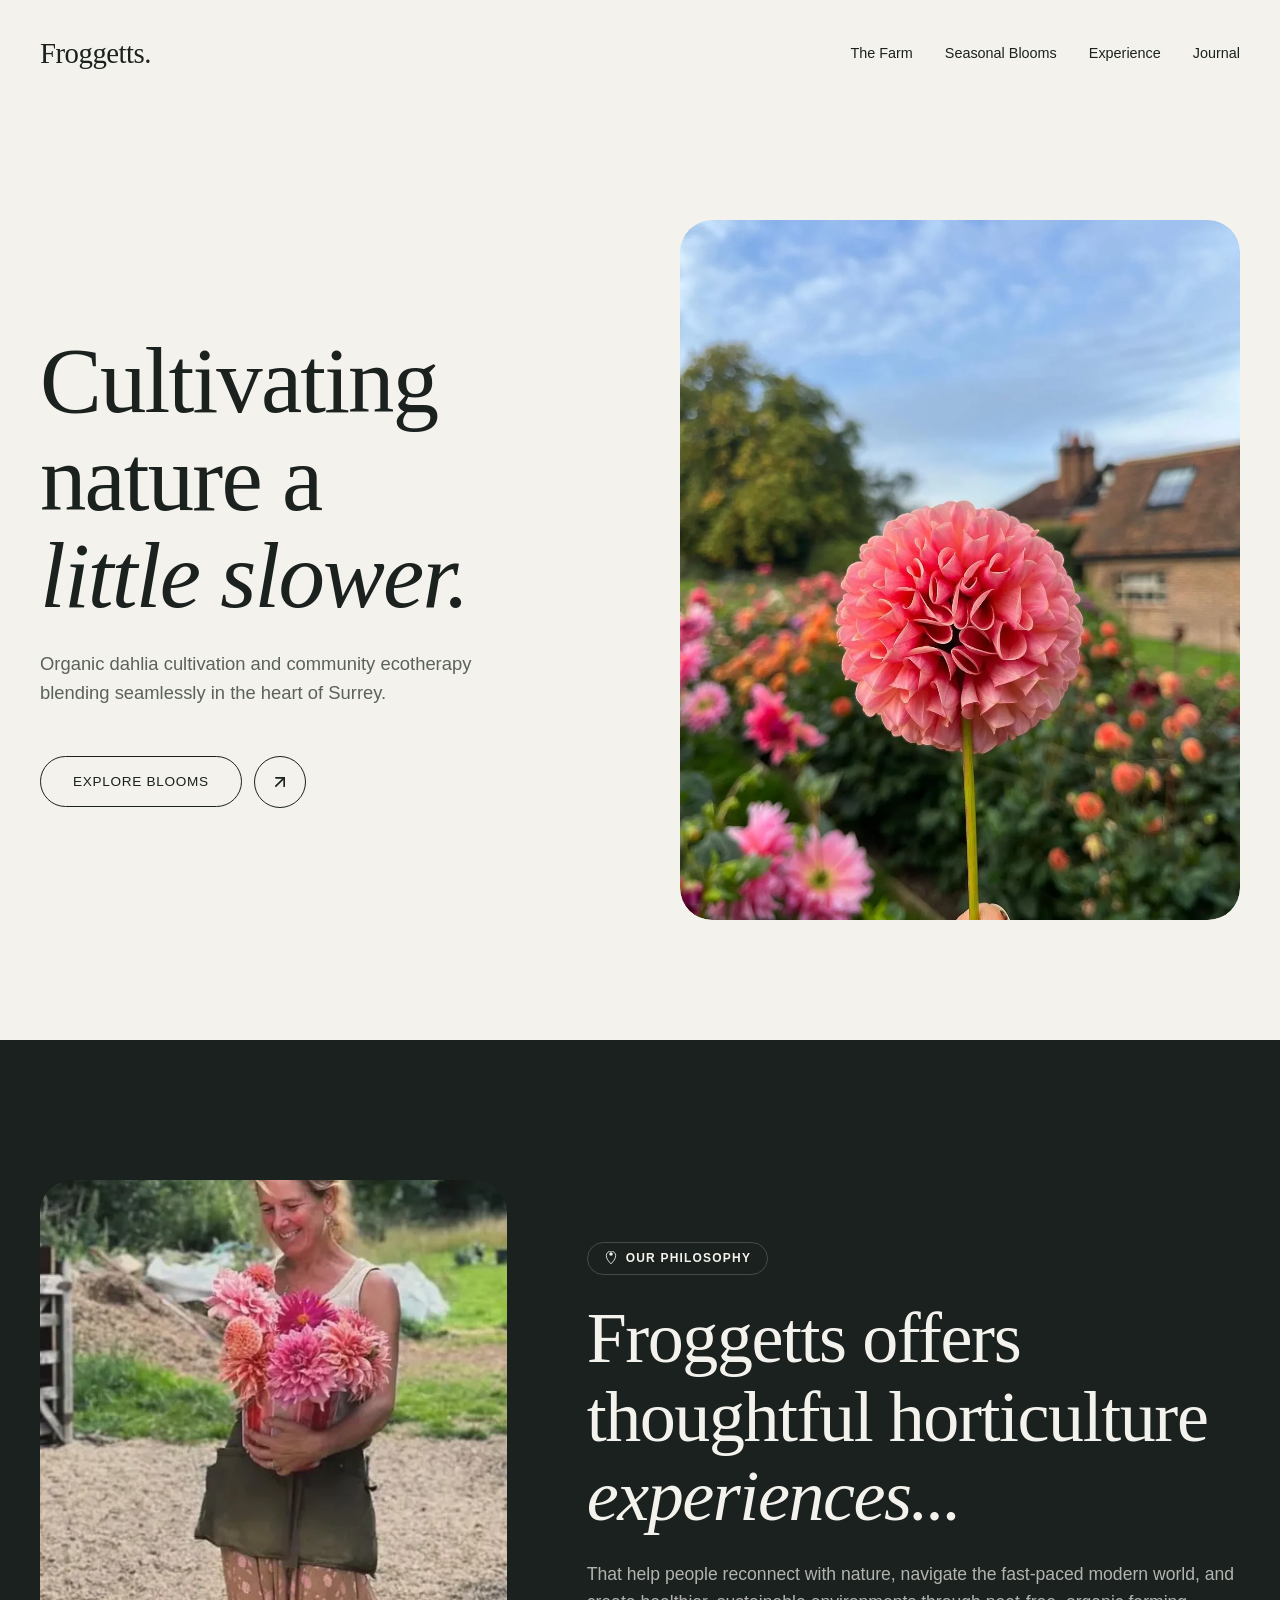
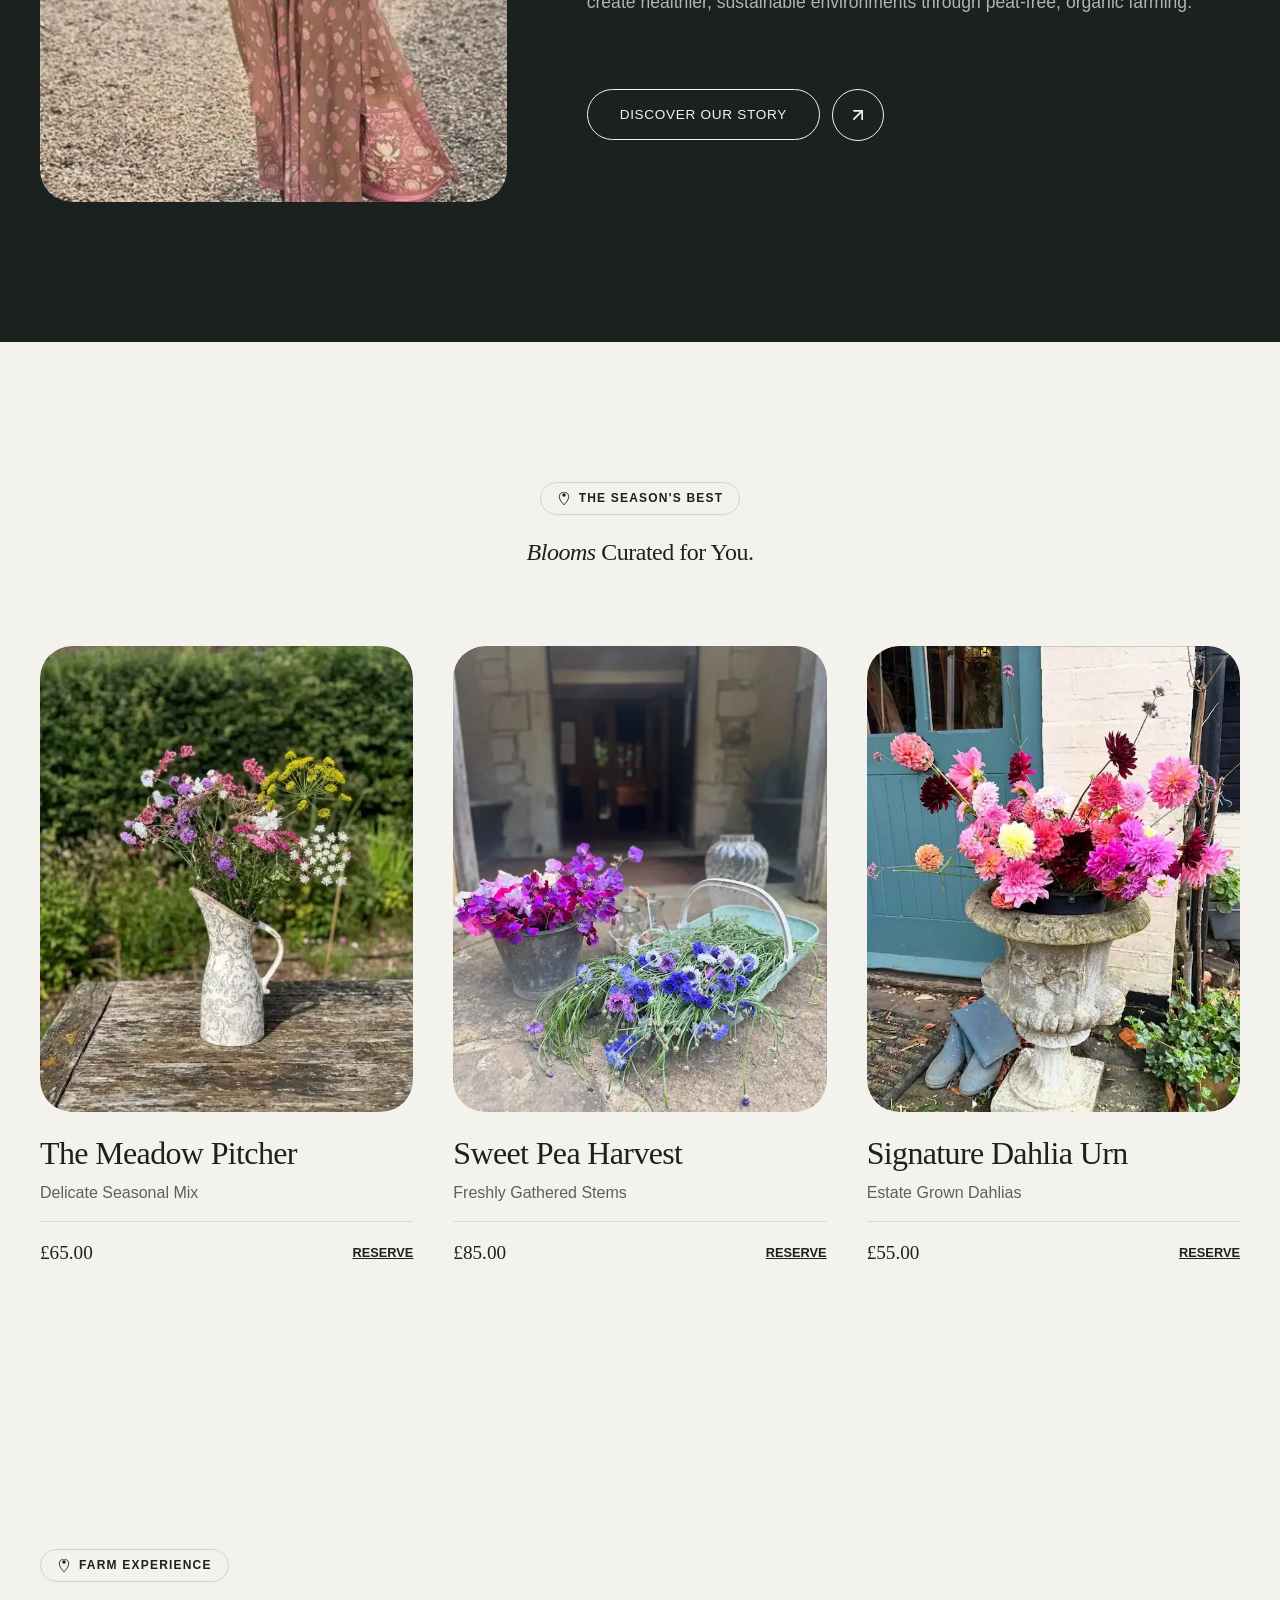
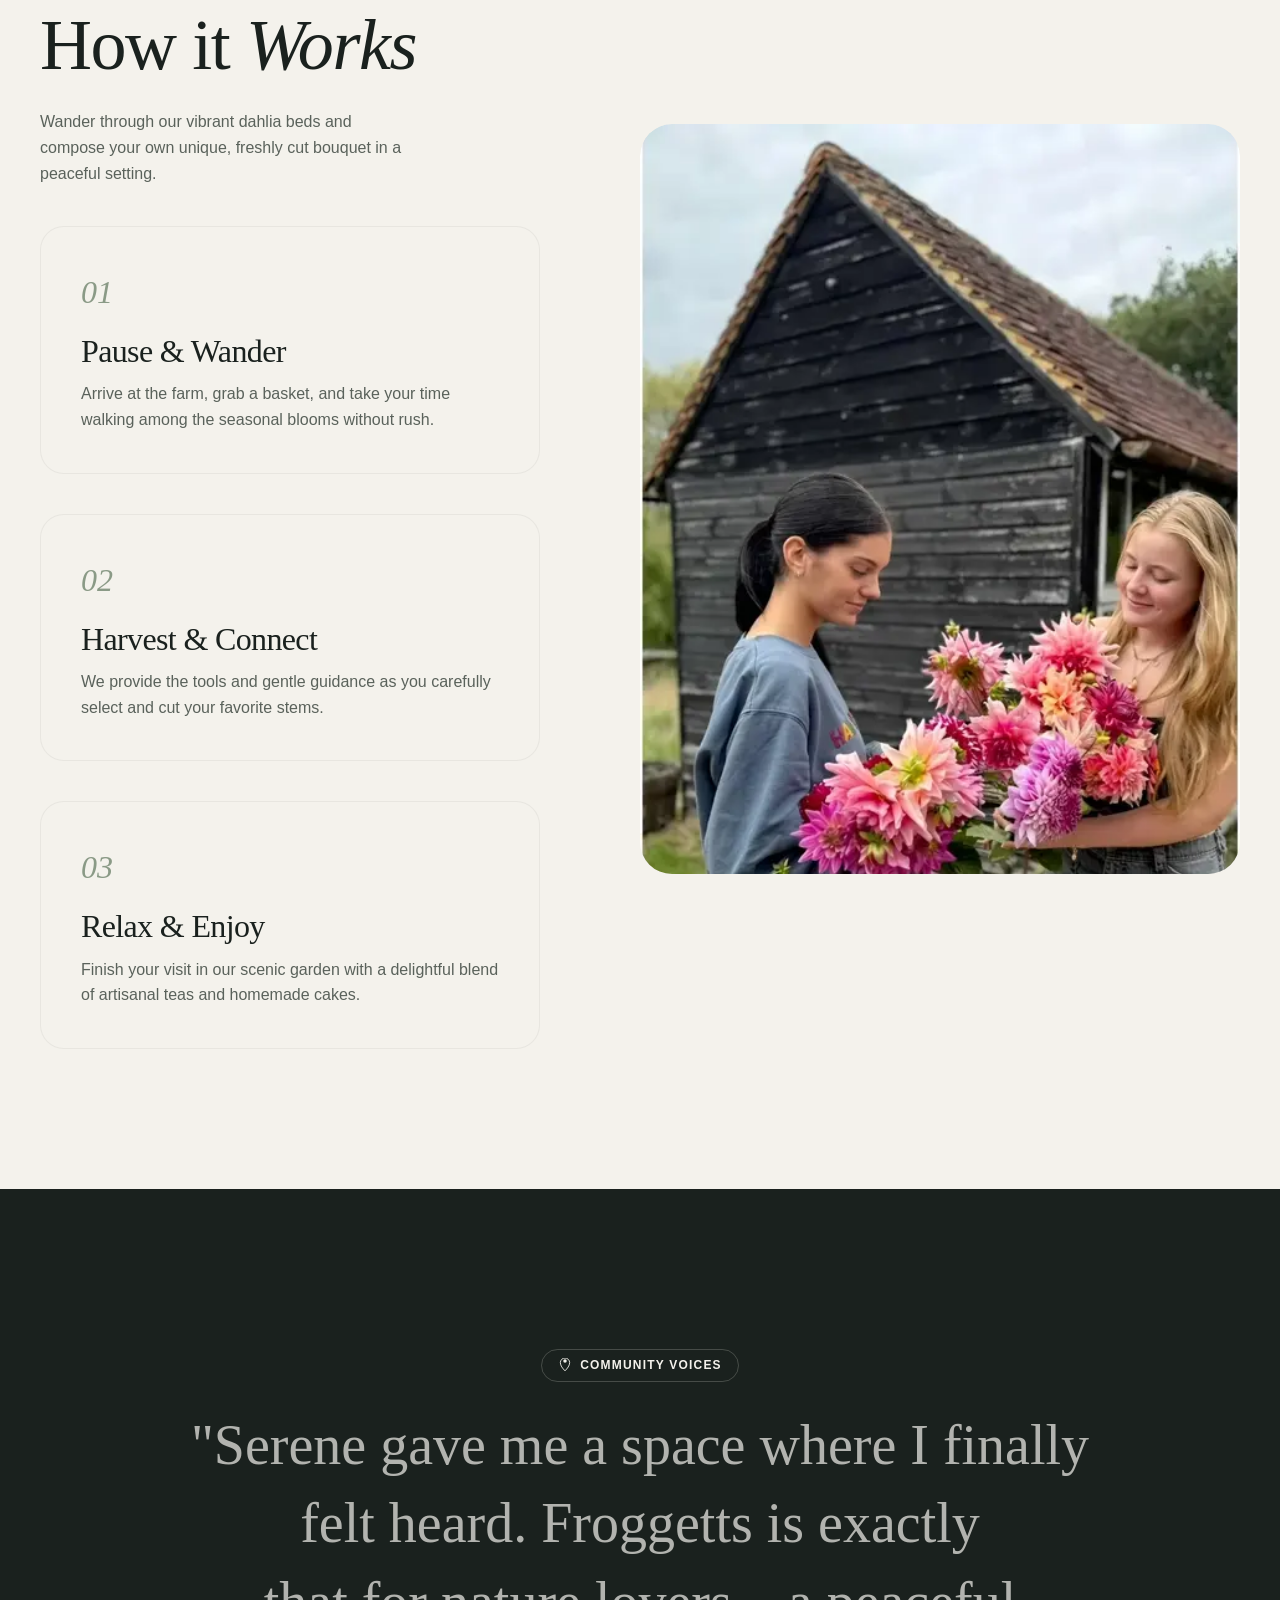
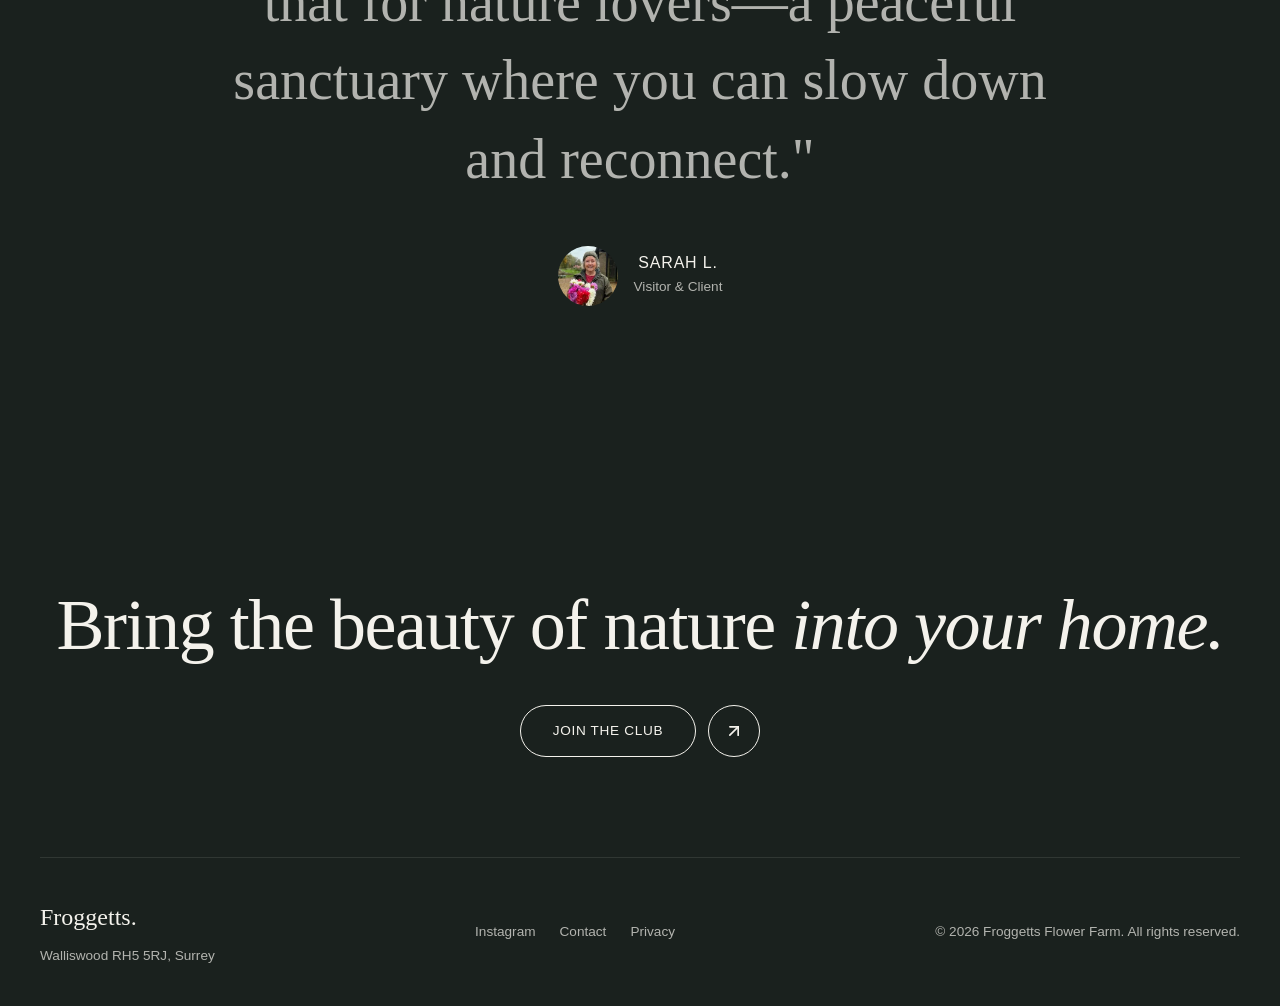
<file: index.html>
<!DOCTYPE html>
<html lang="en">

<head>
    <meta charset="UTF-8">
    <meta name="viewport" content="width=device-width, initial-scale=1.0">
    <title>Froggetts Farm | Premium Organic Flowers</title>
    <meta name="description" content="Welcome to Froggetts Farm, a boutique flower farm cultivating premium, organic, hand-harvested blooms in harmony with nature.">

    <link rel="preload" href="fonts/inter-v20-latin-regular.woff2" as="font" type="font/woff2" crossorigin>
    <link rel="preload" href="fonts/playfair-display-v40-latin-regular.woff2" as="font" type="font/woff2" crossorigin>

    <meta name="robots" content="noindex, nofollow"> 
    
    <style>
        /* ----------------------------------------------------
           Froggetts Farm - "SERENE" Premium Design System
           ---------------------------------------------------- */

        :root {
            /* Serene Color Palette */
            --bg-cream: #F4F2EC;       
            --bg-dark: #1A211E;     
            --text-dark: #1A211E;     
            --text-muted: #5A625B;
            --text-light: #F4F2EC;   
            --text-light-muted: rgba(244, 242, 236, 0.7);

            --accent-green: #8A9A86;

            --font-serif: 'Playfair Display', Georgia, serif;
            --font-sans: 'Inter', -apple-system, sans-serif;
            
            /* Massive, elegant typography */
            --font-display: clamp(3.5rem, 6vw + 1rem, 6rem);
            --font-h1: clamp(2.8rem, 5vw + 1rem, 4.5rem);     
            --font-h2: clamp(2.2rem, 3.5vw + 1rem, 3.5rem);        
            --font-h3: clamp(1.5rem, 2vw + 0.8rem, 2rem);   
            --font-h4: clamp(1.2rem, 1.2vw + 0.8rem, 1.5rem);     
            
            --font-body: clamp(1rem, 0.5vw + 0.9rem, 1.15rem);   
            --font-small: 0.85rem;  

            /* Serene Spacing - Much larger gaps */
            --section-padding: 140px;    
            --container-padding: 40px;
            --border-radius-xl: 32px;
            --border-radius-lg: 24px;

            --gap-sm: 24px;
            --gap-md: 48px;    
            --gap-lg: 80px;
            
            --transition-smooth: all 0.6s cubic-bezier(0.16, 1, 0.3, 1);
            --transition-fast: all 0.3s ease;
        }

        * { margin: 0; padding: 0; box-sizing: border-box; }

        html { scroll-behavior: smooth; font-size: 16px; background-color: var(--bg-cream); color: var(--text-dark); -webkit-font-smoothing: antialiased; }
        body { font-family: var(--font-sans); line-height: 1.6; overflow-x: clip; }

        /* Typography Base */
        h1, h2, h3, h4 { font-family: var(--font-serif); font-weight: 400; letter-spacing: -0.02em; line-height: 1.1; text-wrap: balance; }
        em { font-style: italic; }
        p { text-wrap: pretty; color: var(--text-muted); }
        a { text-decoration: none; color: inherit; transition: var(--transition-fast); }
        img { max-width: 100%; display: block; height: auto; }
        button { background: none; border: none; font: inherit; cursor: pointer; }

        .section-container { max-width: 1300px; margin: 0 auto; padding: 0 var(--container-padding); }
        
        /* High Contrast Themes */
        .theme-dark { background-color: var(--bg-dark); color: var(--text-light); }
        .theme-dark h1, .theme-dark h2, .theme-dark h3, .theme-dark h4 { color: var(--text-light); }
        .theme-dark p { color: var(--text-light-muted); }

        /* ----------------------------------------------------
           SERENE UI COMPONENTS
           ---------------------------------------------------- */

        /* 1. Serene Tag (Pill shape with icon) */
        .serene-tag-wrapper { display: inline-flex; align-items: center; gap: 8px; padding: 6px 16px; border: 1px solid rgba(26, 33, 30, 0.15); border-radius: 40px; margin-bottom: 24px; }
        .theme-dark .serene-tag-wrapper { border-color: rgba(244, 242, 236, 0.2); }
        .serene-tag-wrapper svg { width: 14px; height: 14px; fill: currentColor; }
        .serene-tag { font-family: var(--font-sans); font-size: 0.75rem; font-weight: 600; letter-spacing: 0.1em; text-transform: uppercase; }

        /* 2. Serene Split Button */
        .serene-btn-group { display: inline-flex; align-items: center; gap: 12px; cursor: pointer; text-decoration: none; }
        .serene-btn-text { padding: 14px 32px; border-radius: 40px; border: 1px solid var(--text-dark); font-size: 0.85rem; font-weight: 500; text-transform: uppercase; letter-spacing: 0.05em; color: var(--text-dark); transition: var(--transition-smooth); }
        .serene-btn-icon { width: 52px; height: 52px; border-radius: 50%; border: 1px solid var(--text-dark); display: flex; align-items: center; justify-content: center; color: var(--text-dark); transition: var(--transition-smooth); }
        
        /* Button Hover Effects */
        .serene-btn-group:hover .serene-btn-text { background-color: var(--text-dark); color: var(--bg-cream); }
        .serene-btn-group:hover .serene-btn-icon { background-color: var(--text-dark); color: var(--bg-cream); transform: rotate(45deg); }
        
        /* Button Dark Theme */
        .theme-dark .serene-btn-text, .theme-dark .serene-btn-icon { border-color: var(--text-light); color: var(--text-light); }
        .theme-dark .serene-btn-group:hover .serene-btn-text { background-color: var(--text-light); color: var(--bg-dark); }
        .theme-dark .serene-btn-group:hover .serene-btn-icon { background-color: var(--text-light); color: var(--bg-dark); }

        /* 3. Image Styling */
        .serene-img { border-radius: var(--border-radius-xl); object-fit: cover; width: 100%; box-shadow: 0 20px 60px rgba(0,0,0,0.08); transition: transform 0.6s ease; }
        .serene-img-wrapper { overflow: hidden; border-radius: var(--border-radius-xl); position: relative; }
        .serene-img-wrapper:hover .serene-img { transform: scale(1.03); }

        /* ----------------------------------------------------
           HEADER
           ---------------------------------------------------- */
        .main-header { position: absolute; top: 0; left: 0; width: 100%; z-index: 1000; padding: 30px 0; transition: var(--transition-smooth); }        
        .header-container { max-width: 1300px; margin: 0 auto; padding: 0 var(--container-padding); display: flex; justify-content: space-between; align-items: center; }
        .logo { font-family: var(--font-serif); font-size: 1.8rem; font-weight: 400; color: var(--text-dark); letter-spacing: -0.5px; }
        .nav-menu ul { display: flex; list-style: none; gap: 32px; align-items: center; }
        .nav-menu a { font-size: 0.9rem; font-weight: 500; transition: opacity 0.3s ease; }
        .nav-menu a:hover { opacity: 0.6; }
        
        .main-header.scrolled { position: fixed; background-color: rgba(244, 242, 236, 0.95); backdrop-filter: blur(15px); padding: 15px 0; box-shadow: 0 4px 30px rgba(0,0,0,0.03); }
        .mobile-nav-toggle { display: none; }

        /* ----------------------------------------------------
           HERO SECTION
           ---------------------------------------------------- */
        .hero-section { padding: 220px 0 120px 0; min-height: 100vh; display: flex; align-items: center; }
        .hero-grid { display: grid; grid-template-columns: 1fr 1fr; gap: var(--gap-lg); align-items: center; }
        .hero-title { font-size: var(--font-display); margin-bottom: var(--gap-sm); line-height: 1.05; }
        .hero-desc { font-size: var(--font-body); max-width: 500px; margin-bottom: var(--gap-md); }

        /* ----------------------------------------------------
           ABOUT (DARK THEME)
           ---------------------------------------------------- */
        .about-section { padding: var(--section-padding) 0; }
        .about-grid { display: grid; grid-template-columns: 5fr 7fr; gap: var(--gap-lg); align-items: center; }
        .about-content h2 { font-size: var(--font-h1); margin-bottom: var(--gap-sm); }
        .about-content p { margin-bottom: var(--gap-md); font-size: 1.1rem; }

        /* ----------------------------------------------------
           COLLECTIONS
           ---------------------------------------------------- */
        .collections-section { padding: var(--section-padding) 0; }
        .collections-header { text-align: center; margin-bottom: var(--gap-lg); display: flex; flex-direction: column; align-items: center; }
        .collections-grid { display: grid; grid-template-columns: repeat(3, 1fr); gap: 40px; }
        .product-card { text-align: left; }
        .product-card .serene-img-wrapper { aspect-ratio: 4 / 5; margin-bottom: 24px; }
        .product-title { font-size: var(--font-h3); margin-bottom: 8px; }
        .product-meta { display: flex; justify-content: space-between; align-items: center; border-top: 1px solid rgba(0,0,0,0.1); padding-top: 16px; margin-top: 16px; }

        /* ----------------------------------------------------
           PROCESS (SERENE STYLE "01, 02, 03")
           ---------------------------------------------------- */
        .process-section { padding: var(--section-padding) 0; }
        .process-grid { display: grid; grid-template-columns: 5fr 6fr; gap: 100px; align-items: center; }
        .process-image-block { position: relative; }
        .process-image-block .serene-img-wrapper { aspect-ratio: 4 / 5; }
        
        .process-steps { display: flex; flex-direction: column; gap: 40px; }
        .process-step { background: var(--bg-cream); padding: 40px; border-radius: var(--border-radius-lg); border: 1px solid rgba(0,0,0,0.05); transition: var(--transition-smooth); }
        .process-step:hover { box-shadow: 0 20px 40px rgba(0,0,0,0.04); transform: translateX(10px); }
        .step-number { font-family: var(--font-serif); font-size: 2rem; font-style: italic; color: var(--accent-green); margin-bottom: 16px; display: block; }
        .step-title { font-size: var(--font-h3); margin-bottom: 12px; }

        /* ----------------------------------------------------
           TESTIMONIALS (DARK THEME)
           ---------------------------------------------------- */
        .testimonials-section { padding: 160px 0; text-align: center; }
        .testi-quote { font-size: var(--font-h2); line-height: 1.4; max-width: 900px; margin: 0 auto var(--gap-md); font-family: var(--font-serif); }
        .testi-author { display: flex; align-items: center; justify-content: center; gap: 16px; }
        .testi-avatar { width: 60px; height: 60px; border-radius: 50%; object-fit: cover; }
        .testi-info h4 { font-family: var(--font-sans); font-size: 1rem; letter-spacing: 0.05em; text-transform: uppercase; margin-bottom: 4px; }
        .testi-info p { font-size: 0.85rem; }

        /* ----------------------------------------------------
           JOURNAL & FOOTER
           ---------------------------------------------------- */
        .journal-section { padding: var(--section-padding) 0; }
        .journal-grid { display: grid; grid-template-columns: repeat(3, 1fr); gap: 40px; }
        .journal-card .serene-img-wrapper { aspect-ratio: 1 / 1; margin-bottom: 24px; }
        
        .main-footer { padding: 120px 0 40px 0; text-align: center; }
        .footer-cta { margin-bottom: 100px; }
        .footer-cta h2 { font-size: var(--font-h1); margin-bottom: 40px; }
        .footer-bottom { border-top: 1px solid rgba(244, 242, 236, 0.1); padding-top: 40px; display: flex; justify-content: space-between; align-items: center; font-size: 0.85rem; color: var(--text-light-muted); }

        /* ----------------------------------------------------
           RESPONSIVE
           ---------------------------------------------------- */
        @media (max-width: 1024px) {
            :root { --section-padding: 100px; }
            .hero-grid, .about-grid, .process-grid { grid-template-columns: 1fr; gap: 60px; }
            .collections-grid, .journal-grid { grid-template-columns: repeat(2, 1fr); }
            
            /* Mobile Menu Setup */
            .nav-menu { position: fixed; top: 0; right: -100%; width: 100%; height: 100vh; background: var(--bg-cream); flex-direction: column; justify-content: center; align-items: center; transition: 0.4s ease; z-index: 999; }
            .nav-menu ul { flex-direction: column; font-size: 1.5rem; gap: 40px; }
            .nav-menu.active { right: 0; }
            .mobile-nav-toggle { display: block; z-index: 1000; font-size: 1.5rem; }
        }

        @media (max-width: 768px) {
            :root { --section-padding: 80px; --container-padding: 24px; --font-display: 3rem; --font-h1: 2.5rem; }
            .collections-grid, .journal-grid { grid-template-columns: 1fr; }
            .process-step { padding: 24px; }
            .testi-quote { font-size: 1.5rem; }
            .footer-bottom { flex-direction: column; gap: 20px; }
        }

        /* Animations */
        .fade-up { opacity: 0; transform: translateY(40px); transition: 1s cubic-bezier(0.16, 1, 0.3, 1); }
        .fade-up.visible { opacity: 1; transform: translateY(0); }
    </style>
</head>

<body>

    <svg style="display: none;">
        <symbol id="icon-rose" viewBox="0 0 24 24">
            <path d="M12 22c-4-4-8-9-8-14a8 8 0 1 1 16 0c0 5-4 10-8 14z" fill="none" stroke="currentColor" stroke-width="1.5"/>
            <path d="M12 8a3 3 0 1 0 0-6 3 3 0 0 0 0 6z" fill="currentColor"/>
        </symbol>
        <symbol id="icon-arrow-tr" viewBox="0 0 24 24">
            <line x1="7" y1="17" x2="17" y2="7" stroke="currentColor" stroke-width="2" stroke-linecap="round"/>
            <polyline points="7 7 17 7 17 17" fill="none" stroke="currentColor" stroke-width="2" stroke-linecap="round"/>
        </symbol>
    </svg>

    <header class="main-header" id="main-header">
        <div class="header-container">
            <a href="/" class="logo">Froggetts.</a>
            <nav class="nav-menu" id="nav-menu">
                <ul>
                    <li><a href="#about">The Farm</a></li>
                    <li><a href="#collections">Seasonal Blooms</a></li>
                    <li><a href="#process">Experience</a></li>
                    <li><a href="#journal">Journal</a></li>
                </ul>
            </nav>
            <button class="mobile-nav-toggle" id="mobile-nav-toggle">Menu</button>
        </div>
    </header>

    <main>
        <section class="hero-section">
            <div class="section-container hero-grid">
                <div class="hero-content fade-up">
                    <h1 class="hero-title">Cultivating nature a <em>little slower.</em></h1>
                    <p class="hero-desc">Organic dahlia cultivation and community ecotherapy blending seamlessly in the heart of Surrey.</p>
                    
                    <a href="#collections" class="serene-btn-group">
                        <span class="serene-btn-text">Explore Blooms</span>
                        <span class="serene-btn-icon"><svg width="20" height="20"><use href="#icon-arrow-tr"></use></svg></span>
                    </a>
                </div>
                <div class="hero-image-block fade-up" style="transition-delay: 0.2s;">
                    <div class="serene-img-wrapper">
                        <img src="images/froggetts-organic-flower-farm-central-pink-dahlia.webp" alt="Pink organic dahlia" class="serene-img" style="aspect-ratio: 4/5;">
                    </div>
                </div>
            </div>
        </section>

        <section class="about-section theme-dark" id="about">
            <div class="section-container about-grid">
                <div class="about-image-block fade-up">
                    <div class="serene-img-wrapper">
                        <img src="images/gallery/clare-harvesting-fresh-dahlias-thumb.webp" alt="Clare harvesting dahlias" class="serene-img" style="aspect-ratio: 3/4;">
                    </div>
                </div>
                <div class="about-content fade-up" style="transition-delay: 0.2s;">
                    <div class="serene-tag-wrapper">
                        <svg><use href="#icon-rose"></use></svg>
                        <span class="serene-tag">Our Philosophy</span>
                    </div>
                    <h2>Froggetts offers thoughtful horticulture <em>experiences...</em></h2>
                    <p>That help people reconnect with nature, navigate the fast-paced modern world, and create healthier, sustainable environments through peat-free, organic farming.</p>
                    
                    <a href="#process" class="serene-btn-group" style="margin-top: 24px;">
                        <span class="serene-btn-text">Discover Our Story</span>
                        <span class="serene-btn-icon"><svg width="20" height="20"><use href="#icon-arrow-tr"></use></svg></span>
                    </a>
                </div>
            </div>
        </section>

        <section class="collections-section" id="collections">
            <div class="section-container">
                <div class="collections-header fade-up">
                    <div class="serene-tag-wrapper">
                        <svg><use href="#icon-rose"></use></svg>
                        <span class="serene-tag">The Season's Best</span>
                    </div>
                    <h2><em>Blooms</em> Curated for You.</h2>
                </div>

                <div class="collections-grid">
                    <article class="product-card fade-up">
                        <div class="serene-img-wrapper">
                            <img src="images/sussex-wildflower-jug.webp" alt="Wildflower mix" class="serene-img">
                        </div>
                        <h3 class="product-title">The Meadow Pitcher</h3>
                        <p>Delicate Seasonal Mix</p>
                        <div class="product-meta">
                            <span style="font-family: var(--font-serif); font-size: 1.2rem;">£65.00</span>
                            <a href="#" style="text-transform: uppercase; font-size: 0.8rem; font-weight: 600; text-decoration: underline;">Reserve</a>
                        </div>
                    </article>

                    <article class="product-card fade-up" style="transition-delay: 0.1s;">
                        <div class="serene-img-wrapper">
                            <img src="images/sweet-pea-cornflower-harvest.webp" alt="Sweet peas" class="serene-img">
                        </div>
                        <h3 class="product-title">Sweet Pea Harvest</h3>
                        <p>Freshly Gathered Stems</p>
                        <div class="product-meta">
                            <span style="font-family: var(--font-serif); font-size: 1.2rem;">£85.00</span>
                            <a href="#" style="text-transform: uppercase; font-size: 0.8rem; font-weight: 600; text-decoration: underline;">Reserve</a>
                        </div>
                    </article>

                    <article class="product-card fade-up" style="transition-delay: 0.2s;">
                        <div class="serene-img-wrapper">
                            <img src="images/signature-dahlia-urn.webp" alt="Dahlia urn" class="serene-img">
                        </div>
                        <h3 class="product-title">Signature Dahlia Urn</h3>
                        <p>Estate Grown Dahlias</p>
                        <div class="product-meta">
                            <span style="font-family: var(--font-serif); font-size: 1.2rem;">£55.00</span>
                            <a href="#" style="text-transform: uppercase; font-size: 0.8rem; font-weight: 600; text-decoration: underline;">Reserve</a>
                        </div>
                    </article>
                </div>
            </div>
        </section>

        <section class="process-section" id="process">
            <div class="section-container process-grid">
                <div class="process-content fade-up">
                    <div class="serene-tag-wrapper">
                        <svg><use href="#icon-rose"></use></svg>
                        <span class="serene-tag">Farm Experience</span>
                    </div>
                    <h2 style="font-size: var(--font-h1); margin-bottom: 24px;">How it <em>Works</em></h2>
                    <p style="margin-bottom: 40px; max-width: 400px;">Wander through our vibrant dahlia beds and compose your own unique, freshly cut bouquet in a peaceful setting.</p>

                    <div class="process-steps">
                        <div class="process-step">
                            <span class="step-number">01</span>
                            <h3 class="step-title">Pause & Wander</h3>
                            <p>Arrive at the farm, grab a basket, and take your time walking among the seasonal blooms without rush.</p>
                        </div>
                        <div class="process-step">
                            <span class="step-number">02</span>
                            <h3 class="step-title">Harvest & Connect</h3>
                            <p>We provide the tools and gentle guidance as you carefully select and cut your favorite stems.</p>
                        </div>
                        <div class="process-step">
                            <span class="step-number">03</span>
                            <h3 class="step-title">Relax & Enjoy</h3>
                            <p>Finish your visit in our scenic garden with a delightful blend of artisanal teas and homemade cakes.</p>
                        </div>
                    </div>
                </div>
                
                <div class="process-image-block fade-up" style="transition-delay: 0.2s;">
                    <div class="serene-img-wrapper">
                        <img src="images/gallery/friends-florists-dahlia-bouquets-surrey-thumb.webp" alt="Friends holding bouquets" class="serene-img">
                    </div>
                </div>
            </div>
        </section>

        <section class="testimonials-section theme-dark">
            <div class="section-container">
                <div class="serene-tag-wrapper fade-up">
                    <svg><use href="#icon-rose"></use></svg>
                    <span class="serene-tag">Community Voices</span>
                </div>
                
                <p class="testi-quote fade-up">"Serene gave me a space where I finally felt heard. Froggetts is exactly that for nature lovers—a peaceful sanctuary where you can slow down and reconnect."</p>
                
                <div class="testi-author fade-up">
                    <img src="images/margaret-testimonial.webp" alt="Sarah L." class="testi-avatar">
                    <div class="testi-info">
                        <h4>Sarah L.</h4>
                        <p style="color: var(--text-light-muted);">Visitor & Client</p>
                    </div>
                </div>
            </div>
        </section>

        <footer class="main-footer theme-dark">
            <div class="section-container">
                <div class="footer-cta fade-up">
                    <h2>Bring the beauty of nature <em>into your home.</em></h2>
                    <a href="#contact" class="serene-btn-group">
                        <span class="serene-btn-text">Join The Club</span>
                        <span class="serene-btn-icon"><svg width="20" height="20"><use href="#icon-arrow-tr"></use></svg></span>
                    </a>
                </div>
                
                <div class="footer-bottom">
                    <div class="footer-brand" style="text-align: left;">
                        <span style="font-family: var(--font-serif); font-size: 1.5rem; color: var(--text-light); display: block; margin-bottom: 8px;">Froggetts.</span>
                        <p>Walliswood RH5 5RJ, Surrey</p>
                    </div>
                    <div class="footer-links" style="display: flex; gap: 24px;">
                        <a href="#">Instagram</a>
                        <a href="#">Contact</a>
                        <a href="#">Privacy</a>
                    </div>
                    <div class="footer-copy">
                        <p>&copy; 2026 Froggetts Flower Farm. All rights reserved.</p>
                    </div>
                </div>
            </div>
        </footer>
    </main>

    <script>
        // Smooth Sticky Header
        window.addEventListener('scroll', () => {
            const header = document.getElementById('main-header');
            if (window.scrollY > 50) header.classList.add('scrolled');
            else header.classList.remove('scrolled');
        });

        // Mobile Menu Toggle
        const toggle = document.getElementById('mobile-nav-toggle');
        const menu = document.getElementById('nav-menu');
        toggle.addEventListener('click', () => {
            menu.classList.toggle('active');
            toggle.innerText = menu.classList.contains('active') ? 'Close' : 'Menu';
        });

        // Intersection Observer for elegant Fade-Up animations
        const observer = new IntersectionObserver((entries) => {
            entries.forEach(entry => {
                if (entry.isIntersecting) {
                    entry.target.classList.add('visible');
                    observer.unobserve(entry.target);
                }
            });
        }, { threshold: 0.1, rootMargin: '0px 0px -50px 0px' });

        document.querySelectorAll('.fade-up').forEach(el => observer.observe(el));
    </script>
</body>
</html>
</file>
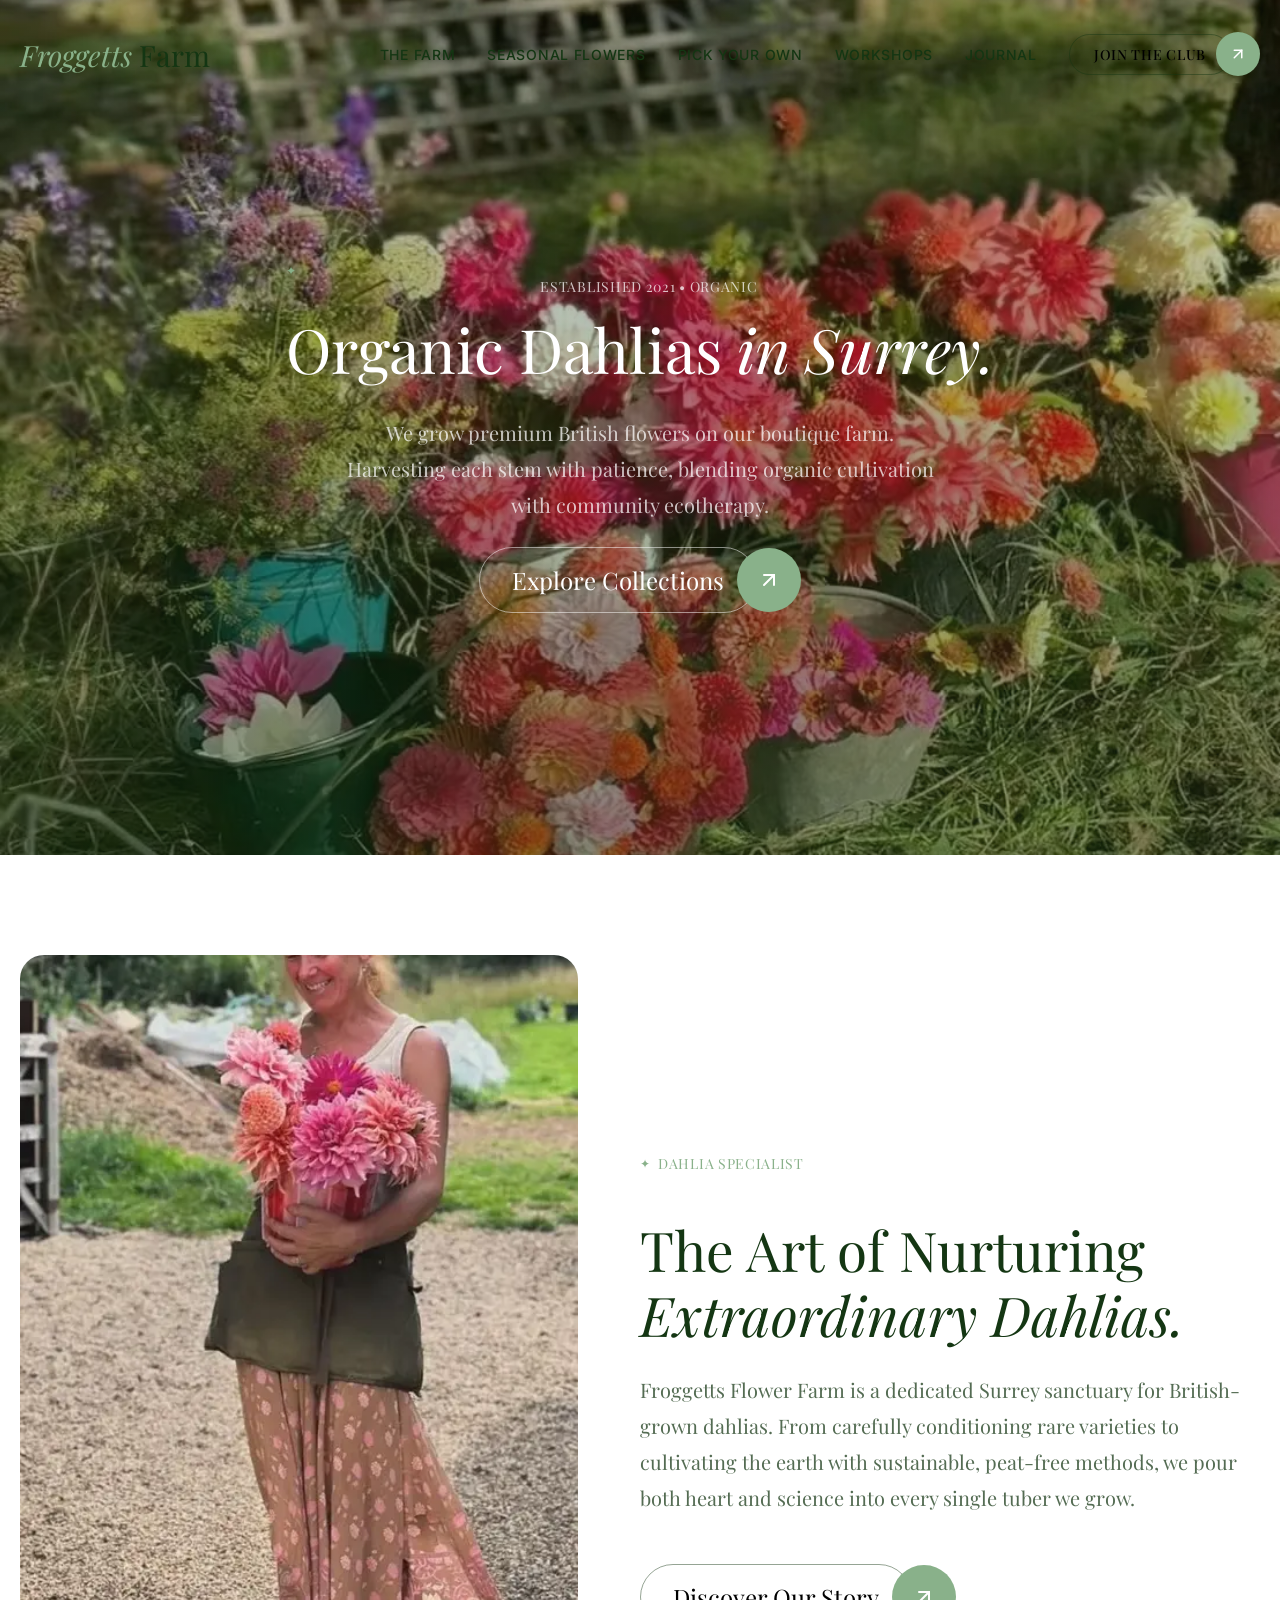
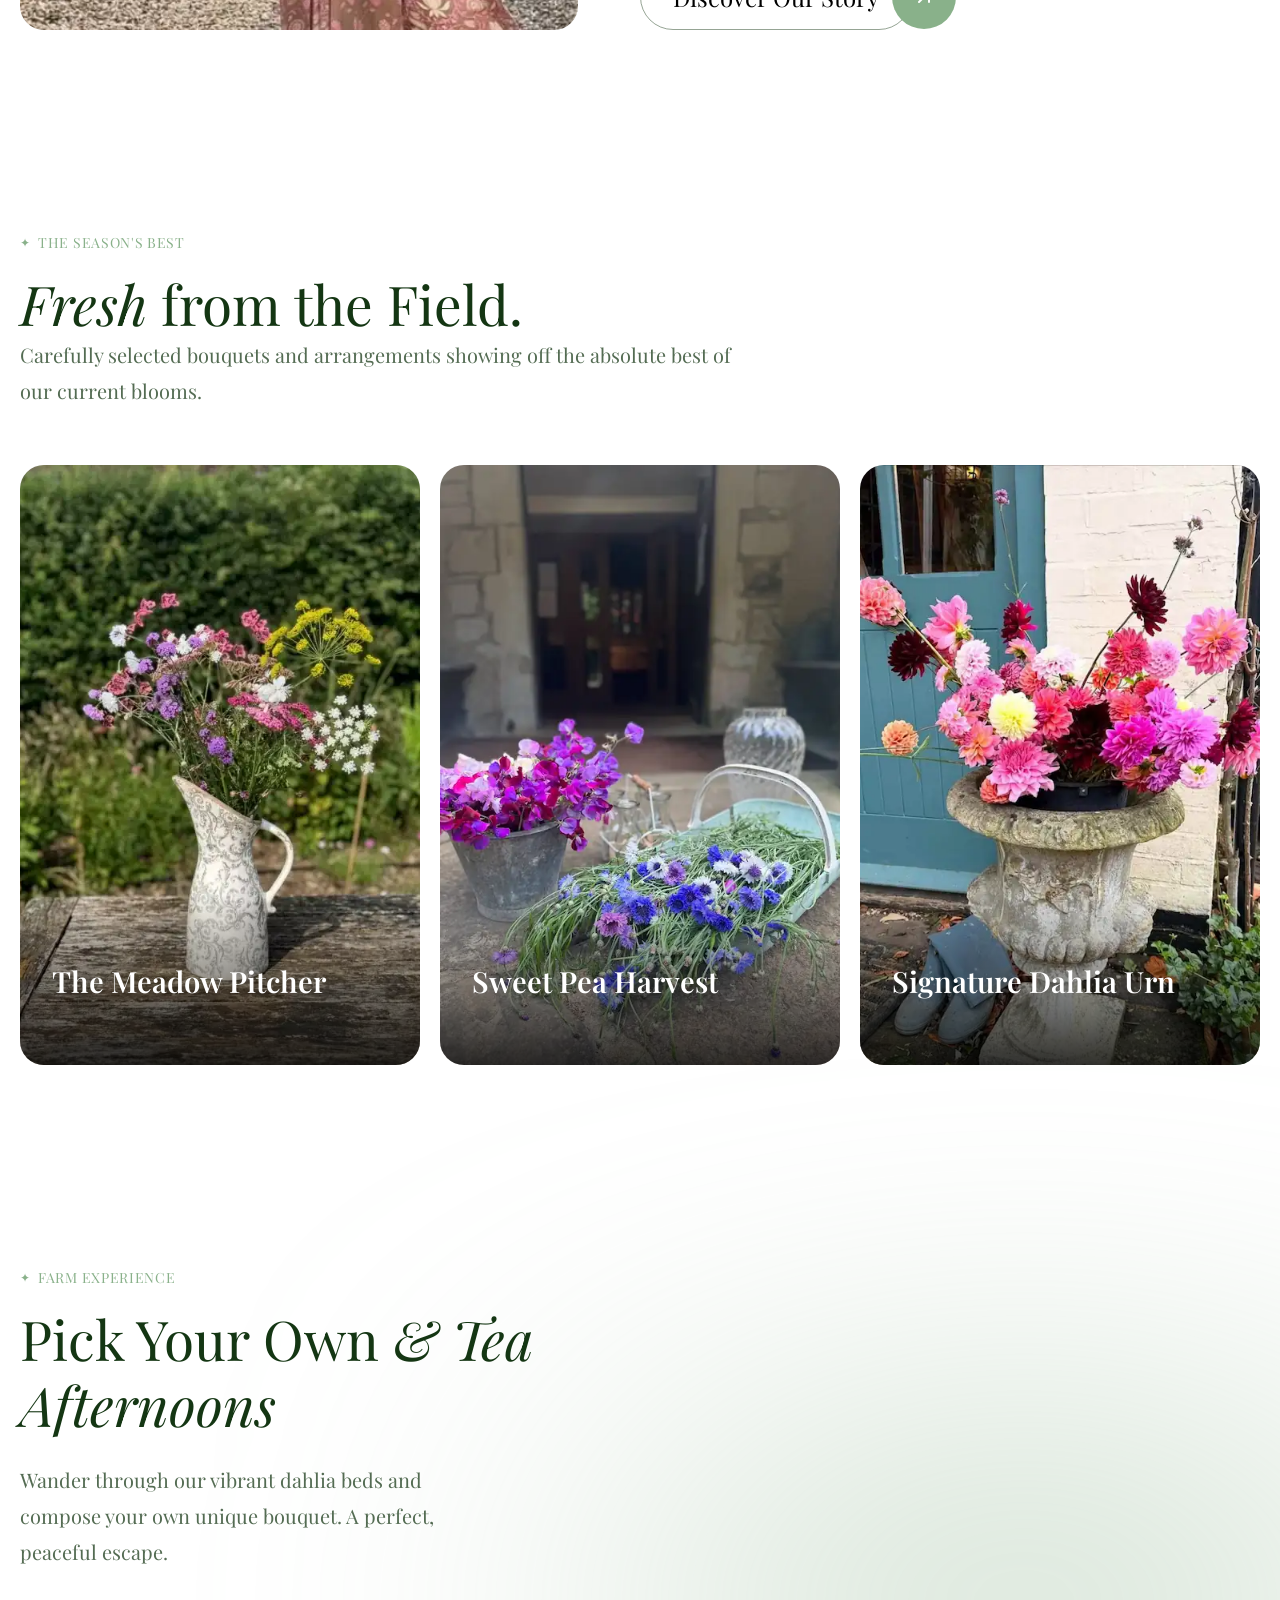
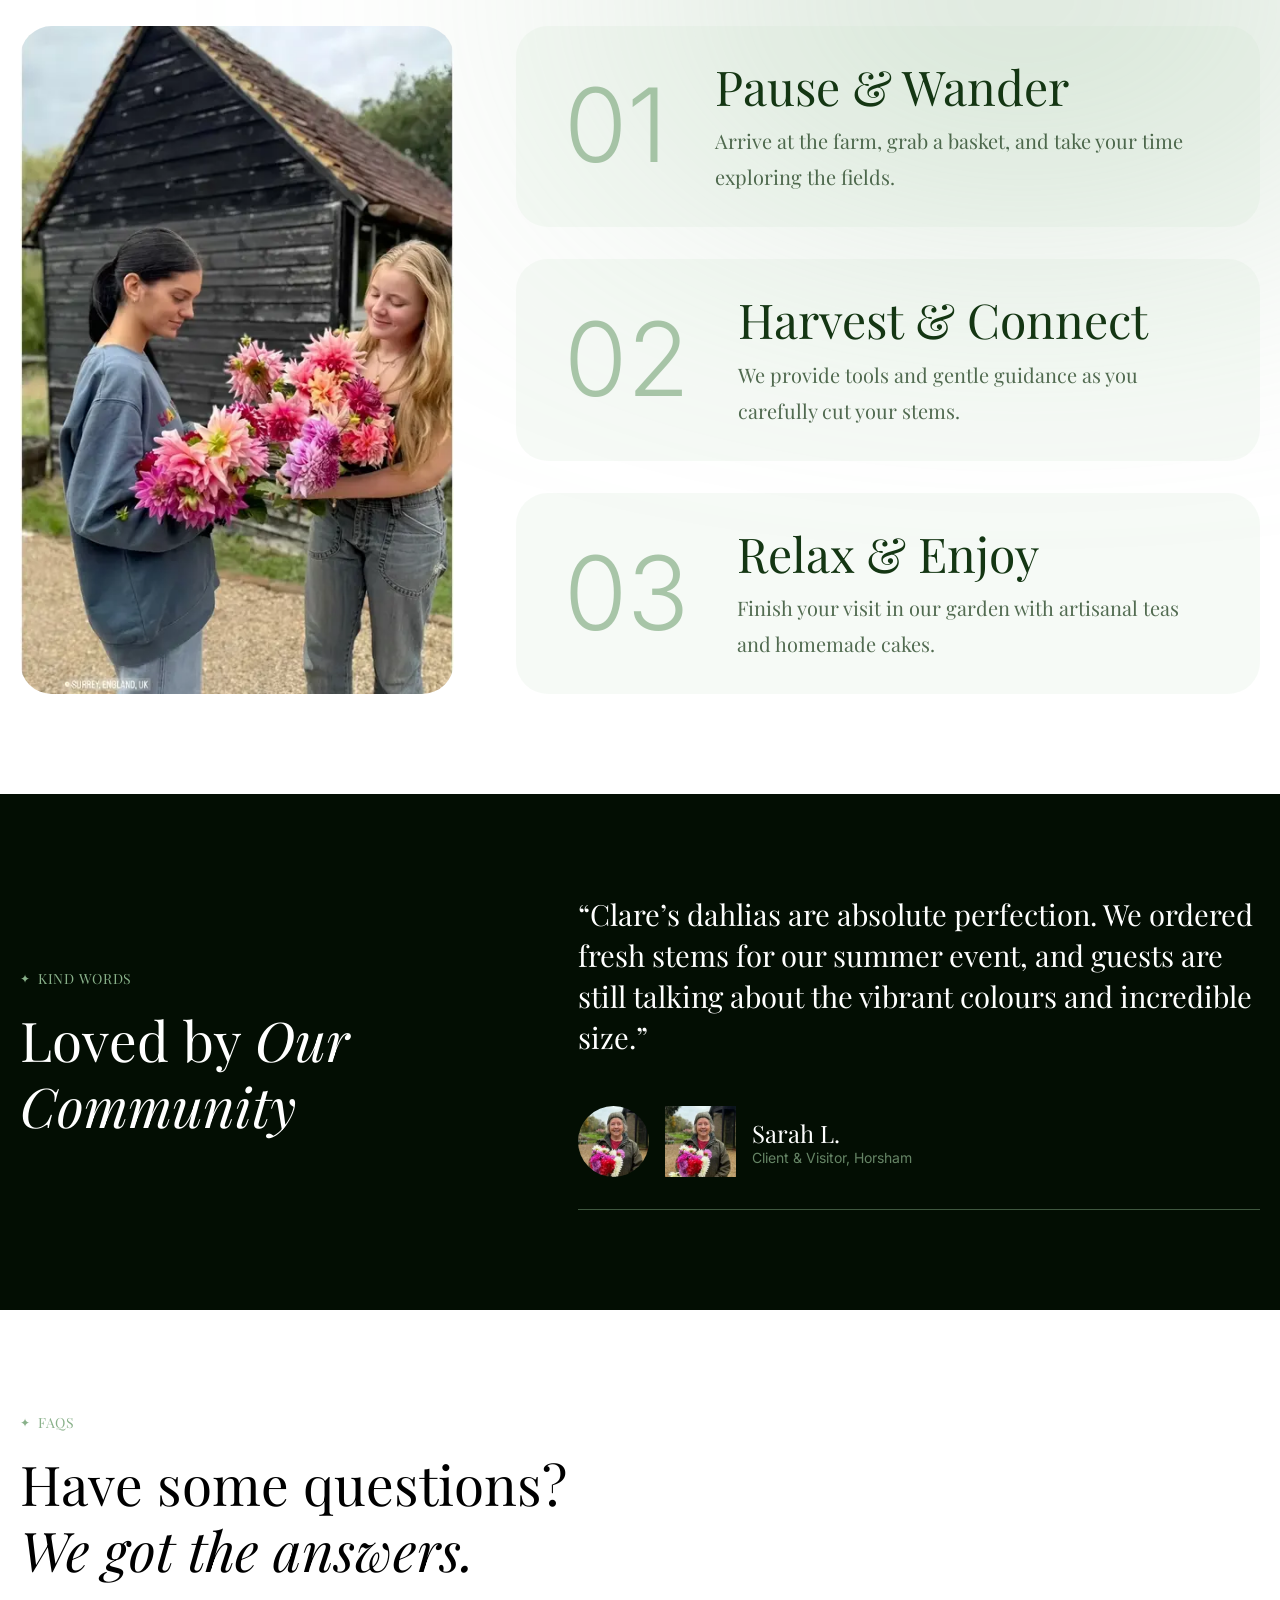
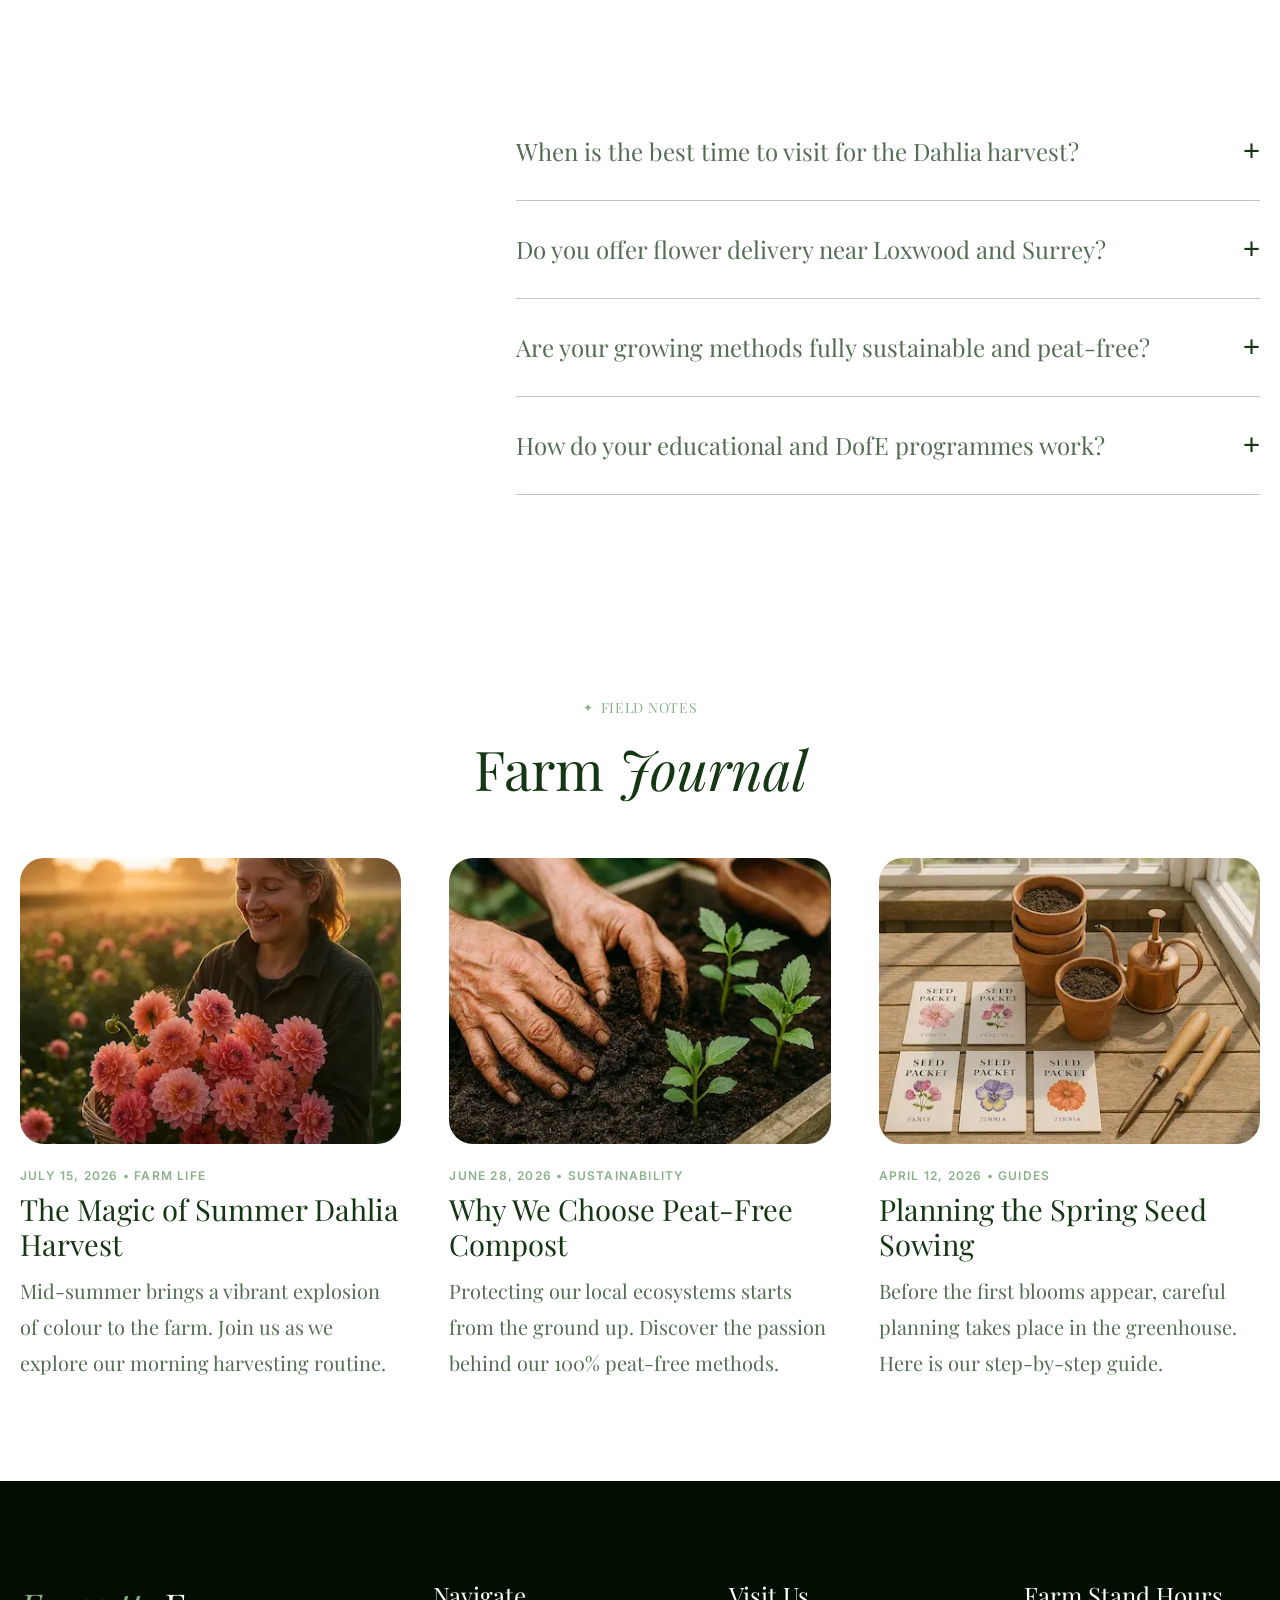
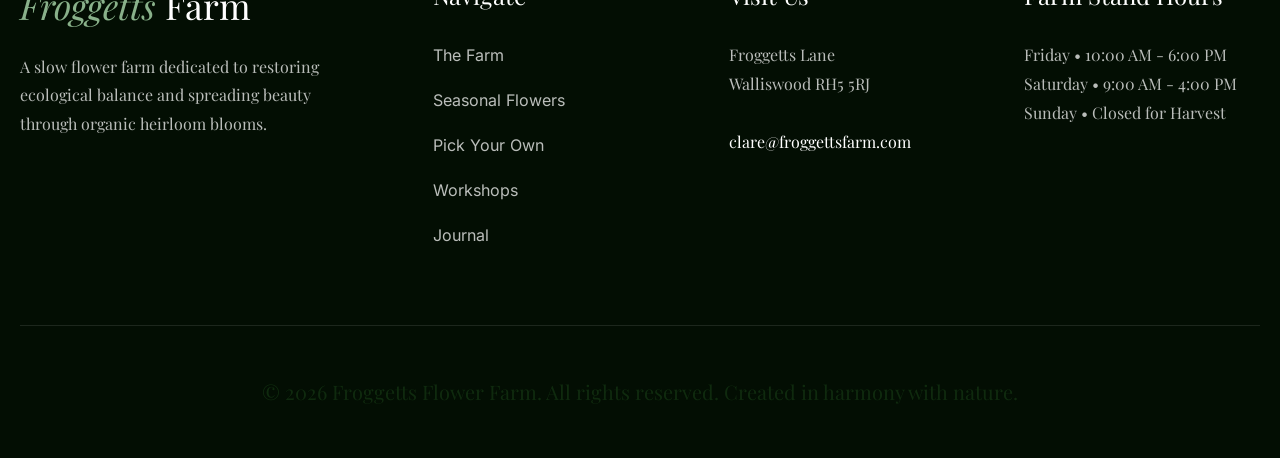
<file: Re-designedbySeren-them.html>
<!DOCTYPE html>
<html lang="en">

<head>
    <meta charset="UTF-8">
    <meta name="viewport" content="width=device-width, initial-scale=1.0">
    <title>Froggetts Farm | Premium Organic Flowers</title>
    <meta name="description" content="Welcome to Froggetts Farm, a boutique flower farm cultivating premium, organic, hand-harvested blooms in harmony with nature.">

    <link rel="preload" href="fonts/inter-v20-latin-regular.woff2" as="font" type="font/woff2" crossorigin>
    <link rel="preload" href="fonts/playfair-display-v40-latin-regular.woff2" as="font" type="font/woff2" crossorigin>

    <style>
        /* ----------------------------------------------------
           Froggetts Farm - SERENE OFFICIAL DESIGN SYSTEM
           ---------------------------------------------------- */
        /* --- INTER --- */
        @font-face {
          font-display: swap; 
          font-family: 'Inter';
          font-style: normal;
          font-weight: 300;
          src: url('./fonts/inter-v20-latin-300.woff2') format('woff2');
        }
        @font-face {
          font-display: swap; 
          font-family: 'Inter';
          font-style: normal;
          font-weight: 400;
          src: url('./fonts/inter-v20-latin-regular.woff2') format('woff2');
        }
        @font-face {
          font-display: swap; 
          font-family: 'Inter';
          font-style: normal;
          font-weight: 500;
          src: url('./fonts/inter-v20-latin-500.woff2') format('woff2');
        }
        @font-face {
          font-display: swap; 
          font-family: 'Inter';
          font-style: normal;
          font-weight: 600;
          src: url('./fonts/inter-v20-latin-600.woff2') format('woff2');
        }

        /* --- PLAYFAIR DISPLAY V4A RESTORED --- */
        @font-face {
          font-display: swap; 
          font-family: 'Playfair Display';
          font-style: normal;
          font-weight: 400;
          src: url('./fonts/playfair-display-v40-latin-regular.woff2') format('woff2');
        }
        @font-face {
          font-display: swap; 
          font-family: 'Playfair Display';
          font-style: italic;
          font-weight: 400;
          src: url('./fonts/playfair-display-v40-latin-italic.woff2') format('woff2');
        }
        @font-face {
          font-display: swap; 
          font-family: 'Playfair Display';
          font-style: normal;
          font-weight: 500;
          src: url('./fonts/playfair-display-v40-latin-500.woff2') format('woff2');
        }
        @font-face {
          font-display: swap; 
          font-family: 'Playfair Display';
          font-style: normal;
          font-weight: 600;
          src: url('./fonts/playfair-display-v40-latin-600.woff2') format('woff2');
        }
        :root {
            --bp-sr-primary: #143613;
            --bp-sr-primary-t-5: hsla(118, 48%, 14%, 0.45);
            --bp-sr-primary-t-8: hsla(118, 48%, 14%, 0.73);
            
            --bp-sr-secondary: #89B18A;
            --bp-sr-secondary-t-7: hsla(121, 20%, 62%, 0.64);
            
            --bp-sr-bg-body: #030E03;
            --bp-sr-white: #FFFFFF;
            --bp-sr-white-t-8: hsla(0, 0%, 100%, 0.73);
            --bp-sr-black: #000000;
            
            --font-serif: 'Playfair Display', Georgia, serif;
            --font-sans: 'Inter', sans-serif;
            
            --bp-sr-text-xs: clamp(1.6rem, 1vw + 1rem, 2rem);
            --bp-sr-text-s: clamp(2rem, 1.2vw + 1rem, 2.4rem);
            --bp-sr-text-m: clamp(2.2rem, 1.5vw + 1rem, 3.2rem);
            --bp-sr-text-l: clamp(2.4rem, 2vw + 1rem, 4rem);
            --bp-sr-text-xl: clamp(2.8rem, 3vw + 1rem, 4.8rem);
            --bp-sr-text-2xl: clamp(3.2rem, 3.5vw + 1rem, 6.4rem);
            --bp-sr-text-3xl: clamp(3.4rem, 4vw + 1rem, 8rem);

            --bp-sr-space-3xs: clamp(1.5rem, 1vw + 1rem, 1.6rem);
            --bp-sr-space-2xs: clamp(1.6rem, 1.2vw + 1rem, 2rem);
            --bp-sr-space-xs: clamp(2rem, 1.5vw + 1rem, 2.4rem);
            --bp-sr-space-s: clamp(2.4rem, 2vw + 1rem, 3.2rem);
            --bp-sr-space-m: clamp(3.2rem, 3vw + 1rem, 4.8rem);
            --bp-sr-space-l: clamp(4.8rem, 4vw + 1rem, 5.6rem);
            --bp-sr-space-xl: clamp(5.6rem, 5vw + 1rem, 6rem);
            --bp-sr-space-3xl: clamp(8rem, 8vw + 1rem, 10rem);
        }

        * { margin: 0; padding: 0; box-sizing: border-box; }

        html { scroll-behavior: smooth; font-size: 62.5%; } 
        body { font-family: var(--font-sans); background-color: var(--bp-sr-white); color: var(--bp-sr-primary); -webkit-font-smoothing: antialiased; overflow-x: hidden; }

        h1 { font-family: var(--font-serif); font-size: var(--bp-sr-text-3xl); font-weight: 400; line-height: 1.1em; }
        h2 { font-family: var(--font-serif); font-size: var(--bp-sr-text-2xl); font-weight: 400; line-height: 1.2em; }
        h3 { font-family: var(--font-serif); font-size: var(--bp-sr-text-xl); font-weight: 400; line-height: 1.2em; }
        p { 
            font-family: var(--font-serif); 
            font-size: var(--bp-sr-text-xs); 
            line-height: 1.8; 
            color: var(--bp-sr-primary-t-8); 
        }
        em { font-style: italic; }
        a { text-decoration: none; color: inherit; }
        img { display: block; max-width: 100%; height: auto; }

        .bp-sr-container { max-width: 1360px; margin: 0 auto; padding: 0 var(--bp-sr-space-2xs); }
        
        /* ----------------------------------------------------
           HEADER & NAV
           ---------------------------------------------------- */
        .main-header { position: absolute; top: 0; left: 0; width: 100%; z-index: 1000; padding: var(--bp-sr-space-s) 0; transition: all 0.4s ease; }        
        .header-container { display: flex; justify-content: space-between; align-items: center; }
        .logo { font-family: var(--font-serif); font-size: var(--bp-sr-text-m); color: var(--bp-sr-primary); font-weight: 400; }
        .logo-accent { font-style: italic; color: var(--bp-sr-secondary); }
        
        .nav-menu ul { display: flex; list-style: none; gap: var(--bp-sr-space-s); align-items: center; }
        .nav-menu a { font-size: 1.4rem; font-weight: 500; text-transform: uppercase; letter-spacing: 0.05em; transition: color 0.3s; }
        .nav-menu a:hover { color: var(--bp-sr-secondary); }
        
        /* Small version of the button for the header */
        .nav-btn-wrapper { display: flex; align-items: center; cursor: pointer; }
        .nav-btn-text { padding: 10px 24px; border: 1px solid var(--bp-sr-primary-t-5); border-radius: 40px; font-family: var(--font-serif); font-size: 1.6rem; color: var(--bp-sr-black); transition: all 0.5s; }
        .nav-btn-icon { width: 44px; height: 44px; background-color: var(--bp-sr-secondary); border-radius: 50%; display: flex; align-items: center; justify-content: center; color: var(--bp-sr-white); margin-left: -15px; transition: all 0.5s; }
        .nav-btn-wrapper:hover .nav-btn-text { background-color: var(--bp-sr-secondary); color: var(--bp-sr-white); border-color: var(--bp-sr-secondary); }
        .nav-btn-wrapper:hover .nav-btn-icon { transform: rotate(45deg); }

        .main-header.scrolled { position: fixed; background: rgba(255, 255, 255, 0.95); backdrop-filter: blur(10px); padding: var(--bp-sr-space-2xs) 0; box-shadow: 0 4px 30px rgba(0,0,0,0.05); }

        /* ----------------------------------------------------
           SERENE UI ELEMEK
           ---------------------------------------------------- */
        .bp-sr-div__tag { display: flex; align-items: center; gap: calc(var(--bp-sr-space-3xs) * 0.5); margin-bottom: var(--bp-sr-space-3xs); }
        .bp-sr-tag { font-family: var(--font-serif); font-size: 1.4rem; color: var(--bp-sr-secondary); text-transform: uppercase; letter-spacing: 0.05em; }

        .bp-sr-div__button { display: flex; align-items: center; cursor: pointer; margin-top: var(--bp-sr-space-xs); }
        .bp-sr-btn { padding: var(--bp-sr-space-3xs) var(--bp-sr-space-s); border: 1px solid var(--bp-sr-primary-t-5); border-radius: 100px; font-family: var(--font-serif); font-size: var(--bp-sr-text-s); color: var(--bp-sr-black); background: transparent; transition: all 0.5s ease; }
        .bp-sr-div__toggle { width: 64px; height: 64px; min-width: 64px; min-height: 64px; background-color: var(--bp-sr-secondary); border-radius: 50%; display: flex; align-items: center; justify-content: center; color: var(--bp-sr-white); margin-left: -20px; transition: all 0.5s ease; }
        .bp-sr-div__button:hover .bp-sr-btn { background-color: var(--bp-sr-secondary); color: var(--bp-sr-white); border-color: var(--bp-sr-secondary); }
        .bp-sr-div__button:hover .bp-sr-div__toggle { transform: rotate(45deg); }

        .bp-sr-bg-blur { position: absolute; width: 80%; height: 380px; background: radial-gradient(ellipse at center, var(--bp-sr-secondary-t-7), transparent); filter: blur(150px); border-radius: 50%; z-index: -1; pointer-events: none; }

        /* ----------------------------------------------------
           SZEKCIÓK
           ---------------------------------------------------- */
        .hero-section {
            position: relative;
            height: 95vh;
            display: flex;
            align-items: center;
            justify-content: center;
            text-align: center;
            color: var(--bp-sr-white);
            background-image: url('images/gallery/freshly-cut-dahlia-buckets-harvest-hd.webp');
            background-size: cover;
            background-position: center 70%;
            overflow: hidden;
        }
        .hero-section::before {
            content: '';
            position: absolute;
            top: 0;
            left: 0;
            width: 100%;
            height: 100%;
            background: linear-gradient(to top, rgba(20, 54, 19, 0.5), rgba(20, 54, 19, 0.2));
            z-index: 1;
        }
        .hero-content { position: relative; z-index: 2; max-width: 800px; }
        .hero-section h1 { color: var(--bp-sr-white); }
        .hero-section p { color: var(--bp-sr-white-t-8); margin-top: var(--bp-sr-space-s); max-width: 600px; margin-left: auto; margin-right: auto; }
        .hero-section .bp-sr-btn { color: var(--bp-sr-white); border-color: hsla(0, 0%, 100%, 0.5); }
        .hero-section .bp-sr-div__button:hover .bp-sr-btn {
            background-color: var(--bp-sr-white);
            color: var(--bp-sr-primary);
            border-color: var(--bp-sr-white);
        }
        .hero-section .bp-sr-div__tag, .hero-section .bp-sr-div__button { justify-content: center; }
        
        .about-section { padding: var(--bp-sr-space-3xl) 0; position: relative; }
        .about-grid { display: flex; justify-content: space-between; gap: var(--bp-sr-space-m); align-items: flex-end; }
        .about-image { width: 45%; border-radius: 24px; object-fit: cover; max-height: 75vh; }
        .about-image { width: 45%; object-fit: cover; max-height: 75vh; }
        .about-content { width: 50%; display: flex; flex-direction: column; gap: var(--bp-sr-space-xs); }

        .services-section { padding: var(--bp-sr-space-3xl) 0; }
        .services-grid { display: grid; grid-template-columns: repeat(3, 1fr); gap: var(--bp-sr-space-2xs); margin-top: var(--bp-sr-space-l); }
        .bp-sr-block__services { position: relative; border-radius: 24px; overflow: hidden; height: 600px; }
        .bp-sr-block__services { position: relative; overflow: hidden; height: 600px; }
        .bp-sr-block__services img { width: 100%; height: 100%; object-fit: cover; transition: transform 0.8s ease; }
        .bp-sr-block__services:hover img { transform: scale(1.05); }
        
        @keyframes float { 0% { transform: translateY(0px); } 50% { transform: translateY(-10px); } 100% { transform: translateY(0px); } }
        .bp-sr-div__consult { position: absolute; right: var(--bp-sr-space-s); top: var(--bp-sr-space-s); width: 119px; height: 119px; background-color: var(--bp-sr-secondary); border-radius: 50%; display: flex; align-items: center; justify-content: center; opacity: 0; transition: all 0.5s ease; animation: float 3s ease-in-out infinite; }
        .bp-sr-block__services:hover .bp-sr-div__consult { opacity: 1; }
        .bp-sr-text-consult { color: var(--bp-sr-white); font-family: var(--font-serif); font-size: 1.8rem; }
        .bp-sr-div__consult:hover .bp-sr-text-consult { color: var(--bp-sr-primary); }

        .service-info { position: absolute; bottom: 0; left: 0; width: 100%; padding: var(--bp-sr-space-m) var(--bp-sr-space-s); background: linear-gradient(to top, rgba(0,0,0,0.8), transparent); color: var(--bp-sr-white); }
        .service-info h4 { color: var(--bp-sr-white); font-family: var(--font-serif); font-size: var(--bp-sr-text-m); margin-bottom: 8px; transition: all 0.5s ease; transform: translateY(20px); }
        .service-info p { color: var(--bp-sr-white-t-8); font-size: 1.6rem; opacity: 0; transition: all 0.5s ease; transform: translateY(20px); }
        .bp-sr-block__services:hover .service-info h4 { transform: translateY(0); }
        .bp-sr-block__services:hover .service-info p { opacity: 1; transform: translateY(0); }

        /* --- PROCESS / EXPERIENCE --- */
        .process-section { padding: var(--bp-sr-space-3xl) 0; position: relative; }
        .process-container { display: flex; flex-direction: column; gap: var(--bp-sr-space-l); }
        .process-header { max-width: 60%; }
        .process-grid { display: flex; justify-content: space-between; align-items: stretch; gap: var(--bp-sr-space-l); }
        
        /* A kép keskenyebb lett, a lépések szélesebbek a fotóhoz hasonlóan */
        .process-img-wrapper { width: 35%; border-radius: 32px; overflow: hidden; position: relative; z-index: 2; }
        .process-img-wrapper { width: 35%; overflow: hidden; position: relative; z-index: 2; }
        .process-steps { width: 60%; display: flex; flex-direction: column; gap: var(--bp-sr-space-s); justify-content: center; }
        
        .bp-sr-block__process { 
            background-color: hsla(112, 31%, 81%, 0.15); /* Picit erősebb, gyönyörű zöld háttér */
            padding: var(--bp-sr-space-s) var(--bp-sr-space-m); /* Bőséges, prémium térközök */
            border-radius: 32px; 
            display: flex; 
            gap: var(--bp-sr-space-m); 
            align-items: center; 
        }
        
        .bp-sr-process-text { 
            font-family: var(--font-sans); 
            font-weight: 300; 
            font-size: clamp(6rem, 8vw, 12rem); /* Óriási, reszponzív számok */
            color: hsla(121, 20%, 62%, 0.73); 
            line-height: 0.8; 
        }

        .testimonial-section { background-color: var(--bp-sr-bg-body); padding: var(--bp-sr-space-3xl) 0; }
        .testimonial-grid { display: flex; justify-content: space-between; gap: var(--bp-sr-space-l); align-items: center; }
        .testimonial-title { width: 40%; }
        .testimonial-title h2 { color: var(--bp-sr-white); }
        .testimonial-content { width: 55%; color: var(--bp-sr-white); }
        .testimonial-content h5 { font-family: var(--font-serif); font-size: var(--bp-sr-text-m); font-weight: 400; margin-bottom: var(--bp-sr-space-m); line-height: 1.4; color: var(--bp-sr-white); }
        
/* --- FAQ SECTION (SERENE OFFICIAL ACCORDION STYLE) --- */
        .faq-section { padding: var(--bp-sr-space-3xl) 0; background-color: var(--bp-sr-white); }
        .faq-container { display: flex; flex-direction: column; gap: calc(var(--bp-sr-space-3xl) * 1.2); }
        
        /* A cím bal oldalt */
        .faq-header-block { width: 50%; }
        .faq-header-block h2 { font-size: var(--bp-sr-text-2xl); line-height: 1.2; color: var(--bp-sr-black); }
        
        /* Az Accordion maga (60%-os szélességgel, ahogy a JSON kéri) */
        .bp-sr-accordion { width: 60%; margin-left: auto; display: flex; flex-direction: column; }
        
        .accordion-item { border-bottom: 1px solid hsla(118, 48%, 14%, 0.27); /* bp-sr-primary-t-3 */ }
        
        .accordion-trigger { 
            width: 100%; display: flex; justify-content: space-between; align-items: center; 
            text-align: left; background: none; border: none; cursor: pointer; 
            
            /* JAVÍTÁS: Szellős, nagy térköz (padding) a kérdés alatt és felett */
            padding: var(--bp-sr-space-s) 0; 
            
            transition: color 0.5s ease;
        }
        
        /* A kérdés szövege */
        .accordion-title { 
            font-family: var(--font-serif); font-size: var(--bp-sr-text-s); 
            color: var(--bp-sr-primary-t-8); line-height: 1.3em; 
            transition: color 0.5s ease;
        }
        
        /* Az Ikon (+) */
        .accordion-icon { 
            font-size: var(--bp-sr-text-m); font-weight: 300; 
            color: var(--bp-sr-primary); 
            transition: transform 0.5s cubic-bezier(0.16, 1, 0.3, 1); 
            display: inline-block;
        }
        
        /* A tartalom doboz */
        .accordion-content-wrapper { 
            max-height: 0; overflow: hidden; 
            transition: max-height 0.5s cubic-bezier(0.16, 1, 0.3, 1); 
        }
        
        /* A válasz szövege */
        .accordion-content-wrapper p { 
            font-family: var(--font-serif); 
            font-size: calc(var(--bp-sr-text-2xs) * 1.15); line-height: 1.4em; 
            color: var(--bp-sr-primary-t-8); 
            
            /* JAVÍTÁS: Több hely a válasz szövege és az alsó vonal között */
            padding-bottom: var(--bp-sr-space-l); 
            
            width: 80%; 
            margin-top: 0;
        }
        
        /* Aktív (Nyitott) Állapotok */
        .accordion-item.active .accordion-title { color: var(--bp-sr-primary); } /* titleActiveTypography */
        .accordion-item.active .accordion-icon { transform: rotate(45deg); } /* x-szé alakul */

        @media (max-width: 1024px) {
            .faq-container { gap: var(--bp-sr-space-3xl); }
            .faq-header-block { width: 80%; }
            .bp-sr-accordion { width: 80%; margin-left: 0; }
        }

        @media (max-width: 768px) {
            .faq-container { gap: var(--bp-sr-space-l); }
            .faq-header-block { width: 100%; }
            .bp-sr-accordion { width: 100%; }
            .accordion-content-wrapper p { width: 100%; font-size: var(--bp-sr-text-xs); }
        }

        /* JOURNAL (Új szekció Serene stílusban) */
        .journal-section { padding: var(--bp-sr-space-3xl) 0; position: relative; }
        .journal-grid { display: grid; grid-template-columns: repeat(3, 1fr); gap: var(--bp-sr-space-m); margin-top: var(--bp-sr-space-l); }
        .journal-card { display: block; text-decoration: none; }
        .journal-img-wrapper { border-radius: 24px; overflow: hidden; aspect-ratio: 4/3; margin-bottom: var(--bp-sr-space-xs); }
        .journal-img-wrapper { overflow: hidden; aspect-ratio: 4/3; margin-bottom: var(--bp-sr-space-xs); }
        .journal-img-wrapper img { width: 100%; height: 100%; object-fit: cover; transition: transform 0.8s ease; }
        .journal-card:hover img { transform: scale(1.05); }
        .journal-meta { font-size: 1.2rem; color: var(--bp-sr-secondary); text-transform: uppercase; letter-spacing: 0.1em; font-weight: 600; display: block; margin-bottom: 8px; }
        .journal-title { font-family: var(--font-serif); font-size: var(--bp-sr-text-m); color: var(--bp-sr-primary); margin-bottom: 12px; transition: color 0.3s; }
        .journal-card:hover .journal-title { color: var(--bp-sr-secondary); }

        /* FOOTER (Visszaállítva Serene dizájnnal) */
        .main-footer { background-color: var(--bp-sr-bg-body); color: var(--bp-sr-white); padding: var(--bp-sr-space-3xl) 0 var(--bp-sr-space-m); position: relative; overflow: hidden; }
        .footer-grid { display: grid; grid-template-columns: 1.5fr 1fr 1fr 1fr; gap: var(--bp-sr-space-xl); margin-bottom: var(--bp-sr-space-xl); }
        .footer-logo { color: var(--bp-sr-white); margin-bottom: var(--bp-sr-space-xs); display: inline-block; font-size: var(--bp-sr-text-l); }
        .footer-desc { color: var(--bp-sr-white-t-8); max-width: 320px; font-size: 1.6rem; }
        .footer-heading { font-family: var(--font-serif); font-size: var(--bp-sr-text-s); color: var(--bp-sr-white); margin-bottom: var(--bp-sr-space-s); }
        .footer-links ul { list-style: none; }
        .footer-links li { margin-bottom: var(--bp-sr-space-3xs); }
        .footer-links a, .footer-contact p { color: var(--bp-sr-white-t-8); font-size: 1.6rem; transition: color 0.3s; line-height: 1.8; }
        .footer-links a:hover { color: var(--bp-sr-secondary); }
        .footer-bottom { border-top: 1px solid rgba(255,255,255,0.1); padding-top: var(--bp-sr-space-m); text-align: center; color: var(--bp-sr-white-t-8); font-size: 1.4rem; }

        @media (max-width: 1024px) {
            .hero-grid, .about-grid, .process-grid, .testimonial-grid { grid-template-columns: 1fr; flex-direction: column; gap: var(--bp-sr-space-xl); }
            .about-image, .about-content, .process-img-wrapper, .process-steps, .testimonial-title, .testimonial-content { width: 100%; }
            .services-grid, .journal-grid { grid-template-columns: repeat(2, 1fr); }
            .footer-grid { grid-template-columns: repeat(2, 1fr); gap: var(--bp-sr-space-l); }
            .bp-sr-btn { padding: calc(var(--bp-sr-space-4xs)*3) var(--bp-sr-space-xs); font-size: var(--bp-sr-text-xs); }
            .bp-sr-div__toggle { width: 50px; height: 50px; min-width: 50px; min-height: 50px; }
            .bp-sr-block__services { height: 450px; }
            .nav-menu ul { display: none; } /* Mobil menüt itt lehetne majd kifejteni */
        }

        @media (max-width: 768px) {
            .services-grid, .journal-grid, .footer-grid { grid-template-columns: 1fr; }
            .bp-sr-block__process { flex-direction: column; text-align: center; }
            .bp-sr-div__consult { width: 90px; height: 90px; }
            .bp-sr-text-consult { font-size: 1.4rem; }
        }
    </style>
</head>

<body>

    <svg style="display: none;">
        <symbol id="icon-arrow-tr" viewBox="0 0 24 24">
            <line x1="7" y1="17" x2="17" y2="7" stroke="currentColor" stroke-width="2" stroke-linecap="round"/>
            <polyline points="7 7 17 7 17 17" fill="none" stroke="currentColor" stroke-width="2" stroke-linecap="round"/>
        </symbol>
    </svg>

    <header class="main-header" id="main-header">
        <div class="bp-sr-container header-container">
            <a href="/" class="logo">
                <span class="logo-accent">Froggetts</span> Farm
            </a>
            <nav class="nav-menu" id="nav-menu">
                <ul>
                    <li><a href="about-farm.html">The Farm</a></li>
                    <li><a href="seasonal-flowers.html">Seasonal Flowers</a></li>
                    <li><a href="pick-your-own.html">Pick Your Own</a></li>
                    <li><a href="workshops.html">Workshops</a></li>
                    <li><a href="journal.html">Journal</a></li>
                    <li>
                        <div class="nav-btn-wrapper">
                            <a href="contact.html" class="nav-btn-text">Join the Club</a>
                            <div class="nav-btn-icon">
                                <svg width="18" height="18"><use href="#icon-arrow-tr"></use></svg>
                            </div>
                        </div>
                    </li>
                </ul>
            </nav>
        </div>
    </header>

    <main>
        <section class="hero-section">
            <div class="bp-sr-container">
                <div class="hero-content">
                    <div class="bp-sr-div__tag">
                        <span style="font-size: 1.2rem; color: var(--bp-sr-secondary);">✦</span> 
                        <p class="bp-sr-tag">Established 2021 &bull; Organic</p>
                    </div>
                    <h1>Organic Dahlias <span style="font-style:italic;">in Surrey.</span></h1>
                    <p>We grow premium British flowers on our boutique farm. Harvesting each stem with patience, blending organic cultivation with community ecotherapy.</p>
                    
                    <div class="bp-sr-div__button">
                        <a href="#collections" class="bp-sr-btn">Explore Collections</a>
                        <div class="bp-sr-div__toggle">
                            <svg width="24" height="24"><use href="#icon-arrow-tr"></use></svg>
                        </div>
                    </div>
                </div>
            </div>
        </section>

        <section class="about-section" id="about">
            <div class="bp-sr-container about-grid">
                
                <img src="images/gallery/clare-harvesting-fresh-dahlias-thumb.webp" alt="Clare harvesting fresh dahlias" class="about-image">
                
                <div class="about-content">
                    <div class="bp-sr-div__tag">
                        <span style="font-size: 1.2rem; color: var(--bp-sr-secondary);">✦</span> 
                        <p class="bp-sr-tag">DAHLIA SPECIALIST</p>
                    </div>
                    <h2>The Art of Nurturing <span style="font-style:italic;">Extraordinary Dahlias.</span></h2>
                    <p>Froggetts Flower Farm is a dedicated Surrey sanctuary for British-grown dahlias. From carefully conditioning rare varieties to cultivating the earth with sustainable, peat-free methods, we pour both heart and science into every single tuber we grow.</p>
                    
                    <div class="bp-sr-div__button">
                        <a href="#services" class="bp-sr-btn">Discover Our Story</a>
                        <div class="bp-sr-div__toggle">
                            <svg width="24" height="24"><use href="#icon-arrow-tr"></use></svg>
                        </div>
                    </div>
                </div>

            </div>
        </section>

        <section class="services-section" id="collections">
            <div class="bp-sr-container">
                <div style="max-width: 60%;">
                    <div class="bp-sr-div__tag">
                        <span style="font-size: 1.2rem; color: var(--bp-sr-secondary);">✦</span> 
                        <p class="bp-sr-tag">THE SEASON'S BEST</p>
                    </div>
                    <h2><span style="font-style:italic;">Fresh</span> from the Field.</h2>
                    <p>Carefully selected bouquets and arrangements showing off the absolute best of our current blooms.</p>
                </div>

                <div class="services-grid">
                    <div class="bp-sr-block__services">
                        <img src="images/sussex-wildflower-jug.webp" alt="The Meadow Pitcher">
                        <div class="bp-sr-div__consult">
                            <p class="bp-sr-text-consult">Reserve</p>
                        </div>
                        <div class="service-info">
                            <h4>The Meadow Pitcher</h4>
                            <p>Delicate Seasonal Mix. £65.00</p>
                        </div>
                    </div>

                    <div class="bp-sr-block__services">
                        <img src="images/sweet-pea-cornflower-harvest.webp" alt="Sweet Pea Harvest">
                        <div class="bp-sr-div__consult">
                            <p class="bp-sr-text-consult">Reserve</p>
                        </div>
                        <div class="service-info">
                            <h4>Sweet Pea Harvest</h4>
                            <p>Freshly Gathered Stems. £85.00</p>
                        </div>
                    </div>

                    <div class="bp-sr-block__services">
                        <img src="images/signature-dahlia-urn.webp" alt="Signature Dahlia Urn">
                        <div class="bp-sr-div__consult">
                            <p class="bp-sr-text-consult">Reserve</p>
                        </div>
                        <div class="service-info">
                            <h4>Signature Dahlia Urn</h4>
                            <p>Estate Grown Dahlias. £55.00</p>
                        </div>
                    </div>
                </div>
            </div>
        </section>

        <section class="process-section">
            <div class="bp-sr-bg-blur" style="top: 20%; right: -20%;"></div>
            
            <div class="bp-sr-container process-container">
                
                <div class="process-header">
                    <div class="bp-sr-div__tag">
                        <span style="font-size: 1.2rem; color: var(--bp-sr-secondary);">✦</span> 
                        <p class="bp-sr-tag">FARM EXPERIENCE</p>
                    </div>
                    <h2 style="margin-bottom: var(--bp-sr-space-xs);">Pick Your Own <span style="font-style: italic;">& Tea Afternoons</span></h2>
                    <p style="max-width: 450px;">Wander through our vibrant dahlia beds and compose your own unique bouquet. A perfect, peaceful escape.</p>
                </div>

                <div class="process-grid">
                    
                    <div class="process-img-wrapper">
                        <img src="images/gallery/friends-florists-dahlia-bouquets-surrey-thumb.webp" alt="Friends holding bouquets" style="position: absolute; top: 0; left: 0; width: 100%; height: 100%; object-fit: cover;">
                    </div>
                    
                    <div class="process-steps">
                        
                        <div class="bp-sr-block__process">
                            <span class="bp-sr-process-text">01</span>
                            <div>
                                <h3 style="margin-bottom: 8px;">Pause & Wander</h3>
                                <p>Arrive at the farm, grab a basket, and take your time exploring the fields.</p>
                            </div>
                        </div>

                        <div class="bp-sr-block__process">
                            <span class="bp-sr-process-text">02</span>
                            <div>
                                <h3 style="margin-bottom: 8px;">Harvest & Connect</h3>
                                <p>We provide tools and gentle guidance as you carefully cut your stems.</p>
                            </div>
                        </div>

                        <div class="bp-sr-block__process">
                            <span class="bp-sr-process-text">03</span>
                            <div>
                                <h3 style="margin-bottom: 8px;">Relax & Enjoy</h3>
                                <p>Finish your visit in our garden with artisanal teas and homemade cakes.</p>
                            </div>
                        </div>

                    </div>
                </div>
                
            </div>
        </section>

        <section class="testimonial-section">
            <div class="bp-sr-container testimonial-grid">
                <div class="testimonial-title">
                    <div class="bp-sr-div__tag">
                        <span style="font-size: 1.2rem; color: var(--bp-sr-secondary);">✦</span> 
                        <p class="bp-sr-tag" style="color: var(--bp-sr-secondary);">KIND WORDS</p>
                    </div>
                    <h2>Loved by <span style="font-style:italic;">Our Community</span></h2>
                </div>
                
                <div class="testimonial-content">
                    <h5>“Clare’s dahlias are absolute perfection. We ordered fresh stems for our summer event, and guests are still talking about the vibrant colours and incredible size.”</h5>
                    
                    <div style="display: flex; align-items: center; gap: 16px; margin-top: var(--bp-sr-space-m); padding-bottom: var(--bp-sr-space-s); border-bottom: 1px solid hsla(121, 20%, 62%, 0.45);">
                        <img src="images/margaret-testimonial.webp" alt="Sarah L." style="width: 71px; height: 71px; border-radius: 50%; object-fit: cover;">
                        <img src="images/margaret-testimonial.webp" alt="Sarah L." style="width: 71px; height: 71px; object-fit: cover;">
                        <div>
                            <span style="font-family: var(--font-serif); font-size: var(--bp-sr-text-s); color: var(--bp-sr-white); display: block;">Sarah L.</span>
                            <span style="font-family: var(--font-sans); font-size: 1.4rem; color: hsla(121, 20%, 62%, 0.73);">Client & Visitor, Horsham</span>
                        </div>
                    </div>
                </div>
            </div>
        </section>

<section class="faq-section" id="faq">
            <div class="bp-sr-container faq-container">
                
                <div class="faq-header-block">
                    <div class="bp-sr-div__tag">
                        <span style="font-size: 1.2rem; color: var(--bp-sr-secondary);">✦</span> 
                        <p class="bp-sr-tag">faqs</p>
                    </div>
                    <h2>Have some questions? <span style="font-style:italic;">We got the answers.</span></h2>
                </div>
                
                <div class="bp-sr-accordion">
                    
                    <div class="accordion-item">
                        <button class="accordion-trigger">
                            <span class="accordion-title">When is the best time to visit for the Dahlia harvest?</span>
                            <span class="accordion-icon">+</span>
                        </button>
                        <div class="accordion-content-wrapper">
                            <p>Our organic dahlias bloom beautifully from mid-July through late October. If you are looking for the absolute peak of color and variety, we highly recommend booking your visit or Pick Your Own tea afternoon between August and September.</p>
                        </div>
                    </div>

                    <div class="accordion-item">
                        <button class="accordion-trigger">
                            <span class="accordion-title">Do you offer flower delivery near Loxwood and Surrey?</span>
                            <span class="accordion-icon">+</span>
                        </button>
                        <div class="accordion-content-wrapper">
                            <p>Yes, we provide sustainable, fresh-cut flower deliveries to our local community surrounding Walliswood, Loxwood, and the wider Surrey area. You can also join our weekly Community Flower Club for regular field-to-vase arrangements.</p>
                        </div>
                    </div>

                    <div class="accordion-item">
                        <button class="accordion-trigger">
                            <span class="accordion-title">Are your growing methods fully sustainable and peat-free?</span>
                            <span class="accordion-icon">+</span>
                        </button>
                        <div class="accordion-content-wrapper">
                            <p>Absolutely. We are deeply committed to organic horticulture and biodiversity. Every single tuber and stem is cultivated using 100% peat-free compost, and we completely avoid synthetic chemicals to maintain a healthy ecosystem for local wildlife.</p>
                        </div>
                    </div>

                    <div class="accordion-item">
                        <button class="accordion-trigger">
                            <span class="accordion-title">How do your educational and DofE programmes work?</span>
                            <span class="accordion-icon">+</span>
                        </button>
                        <div class="accordion-content-wrapper">
                            <p>As a proud social enterprise, we offer approved volunteering placements for Duke of Edinburgh award students and local volunteers. Participants gain hands-on experience in organic farming, seed sowing, and ecological land care in a supportive environment.</p>
                        </div>
                    </div>

                </div>
            </div>
        </section>

        <section class="journal-section" id="journal">
            <div class="bp-sr-container">
                <div style="text-align: center; margin-bottom: var(--bp-sr-space-l);">
                    <div class="bp-sr-div__tag" style="justify-content: center;">
                        <span style="font-size: 1.2rem; color: var(--bp-sr-secondary);">✦</span> 
                        <p class="bp-sr-tag">FIELD NOTES</p>
                    </div>
                    <h2>Farm <span style="font-style:italic;">Journal</span></h2>
                </div>

                <div class="journal-grid">
                    <a href="posts/summer-dahlia-harvest.html" class="journal-card">
                        <div class="journal-img-wrapper">
                            <img src="images/blog/summer-dahlia-harvest-thumb.webp" alt="Dahlia harvest">
                        </div>
                        <span class="journal-meta">July 15, 2026 &bull; Farm Life</span>
                        <h3 class="journal-title">The Magic of Summer Dahlia Harvest</h3>
                        <p>Mid-summer brings a vibrant explosion of colour to the farm. Join us as we explore our morning harvesting routine.</p>
                    </a>

                    <a href="posts/peat-free-compost.html" class="journal-card">
                        <div class="journal-img-wrapper">
                            <img src="images/blog/peat-free-compost-thumb.webp" alt="Compost">
                        </div>
                        <span class="journal-meta">June 28, 2026 &bull; Sustainability</span>
                        <h3 class="journal-title">Why We Choose Peat-Free Compost</h3>
                        <p>Protecting our local ecosystems starts from the ground up. Discover the passion behind our 100% peat-free methods.</p>
                    </a>

                    <a href="posts/spring-seed-sowing.html" class="journal-card">
                        <div class="journal-img-wrapper">
                            <img src="images/blog/spring-seed-sowing-thumb.webp" alt="Seed sowing">
                        </div>
                        <span class="journal-meta">April 12, 2026 &bull; Guides</span>
                        <h3 class="journal-title">Planning the Spring Seed Sowing</h3>
                        <p>Before the first blooms appear, careful planning takes place in the greenhouse. Here is our step-by-step guide.</p>
                    </a>
                </div>
            </div>
        </section>

    </main>

    <footer class="main-footer">
        <div class="bp-sr-container">
            <div class="footer-grid">
                <div class="footer-brand">
                    <a href="/" class="logo footer-logo">
                        <span class="logo-accent">Froggetts</span> Farm
                    </a>
                    <p class="footer-desc">
                        A slow flower farm dedicated to restoring ecological balance and spreading beauty through organic heirloom blooms.
                    </p>
                </div>
                <div class="footer-links">
                    <h3 class="footer-heading">Navigate</h3>
                    <ul>
                        <li><a href="about-farm.html">The Farm</a></li>
                        <li><a href="seasonal-flowers.html">Seasonal Flowers</a></li>
                        <li><a href="pick-your-own.html">Pick Your Own</a></li>
                        <li><a href="workshops.html">Workshops</a></li>
                        <li><a href="journal.html">Journal</a></li>
                    </ul>
                </div>
                <div class="footer-contact">
                    <h3 class="footer-heading">Visit Us</h3>
                    <p>Froggetts Lane<br>Walliswood RH5 5RJ<br><br><span style="color: var(--bp-sr-white);">clare@froggettsfarm.com</span></p>
                </div>
                <div class="footer-hours">
                    <h3 class="footer-heading">Farm Stand Hours</h3>
                    <div class="footer-contact">
                        <p>Friday &bull; 10:00 AM - 6:00 PM<br>
                        Saturday &bull; 9:00 AM - 4:00 PM<br>
                        Sunday &bull; Closed for Harvest</p>
                    </div>
                </div>
            </div>
            <div class="footer-bottom">
                <p>&copy; 2026 Froggetts Flower Farm. All rights reserved. Created in harmony with nature.</p>
            </div>
        </div>
    </footer>

    <script>
        // Header görgetési effektus
        window.addEventListener('scroll', () => {
            const header = document.getElementById('main-header');
            if (window.scrollY > 20) {
                header.classList.add('scrolled');
            } else {
                header.classList.remove('scrolled');
            }
        });
        // Serene Lightweight Accordion Logic
        document.querySelectorAll('.accordion-trigger').forEach(trigger => {
            trigger.addEventListener('click', () => {
                const parent = trigger.parentElement;
                const content = trigger.nextElementSibling;
                const isActive = parent.classList.contains('active');
                
                // Összes többi bezárása
                document.querySelectorAll('.accordion-item').forEach(item => {
                    item.classList.remove('active');
                    item.querySelector('.accordion-content-wrapper').style.maxHeight = null;
                });
                
                // Aktuális nyitása/zárása
                if (!isActive) {
                    parent.classList.add('active');
                    content.style.maxHeight = content.scrollHeight + "px";
                } else {
                    parent.classList.remove('active');
                    content.style.maxHeight = null;
                }
            });
        });
    </script>
</body>
</html>
</file>
